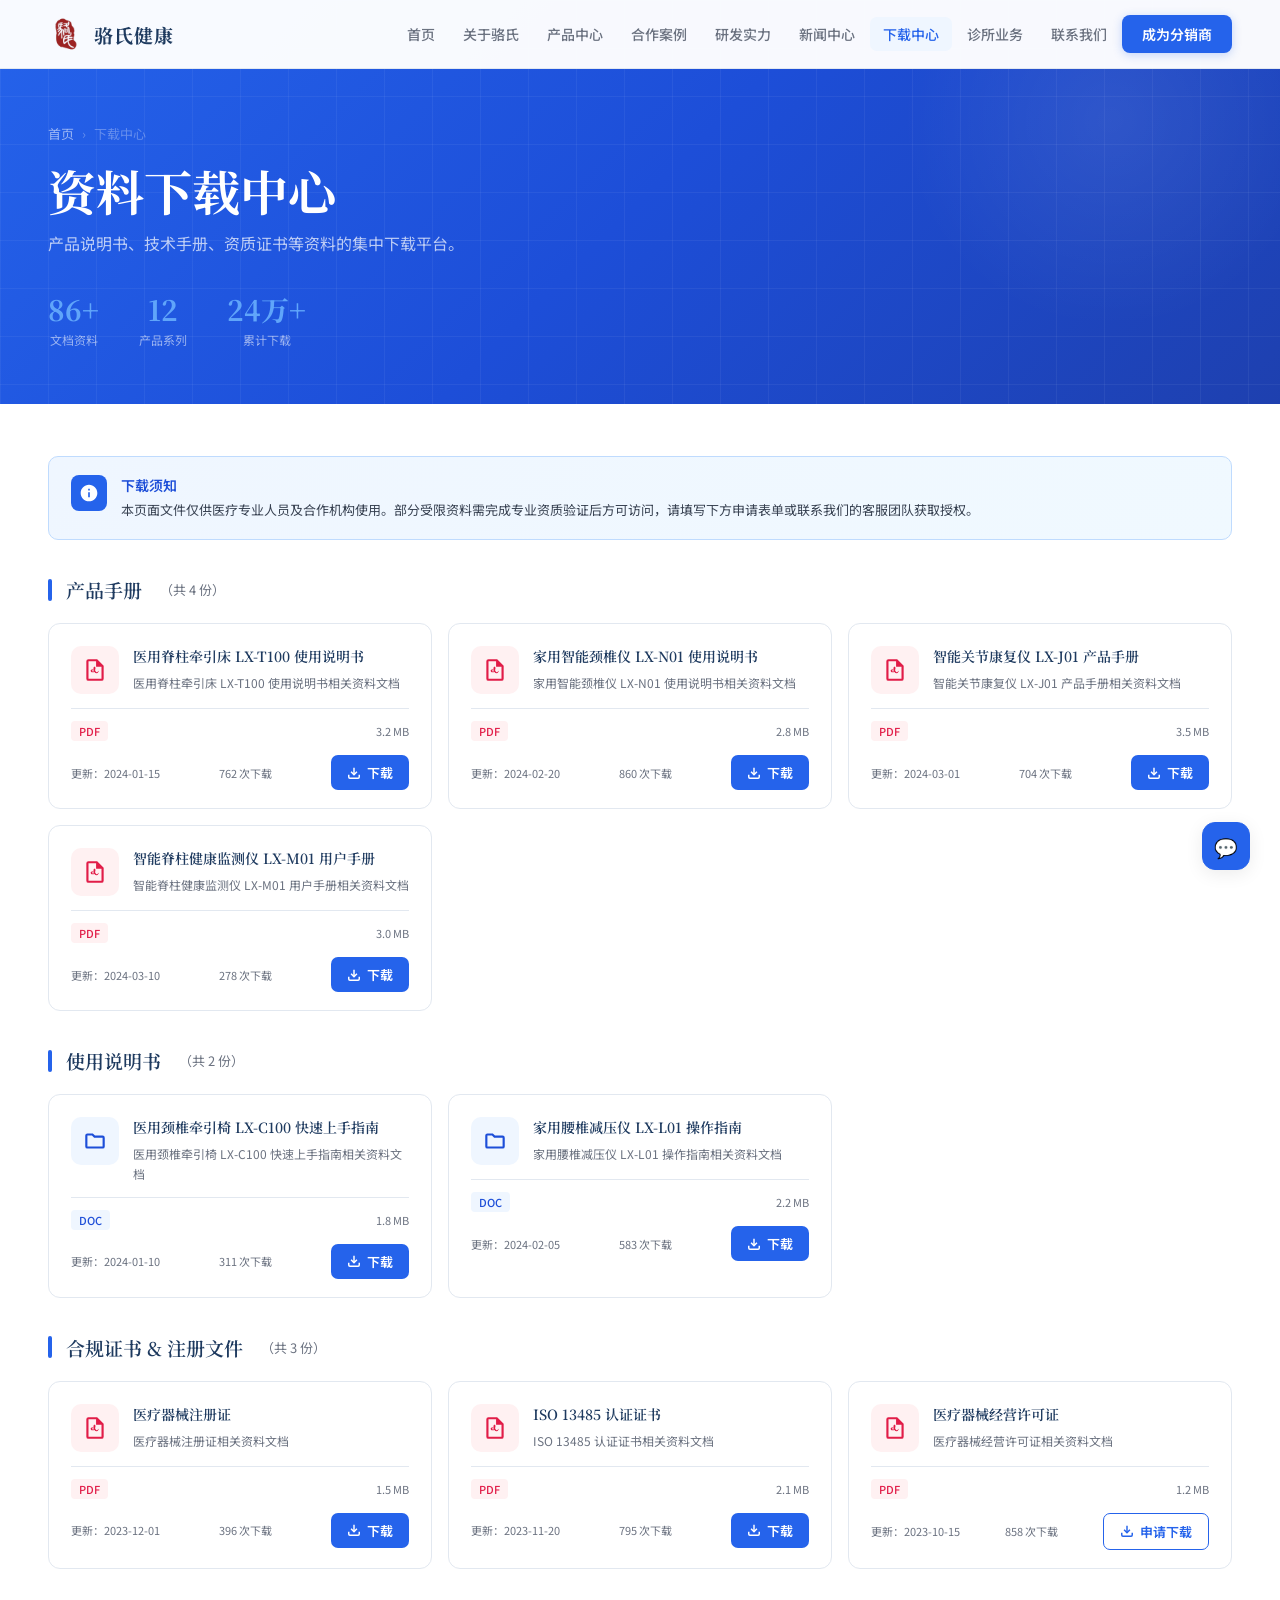
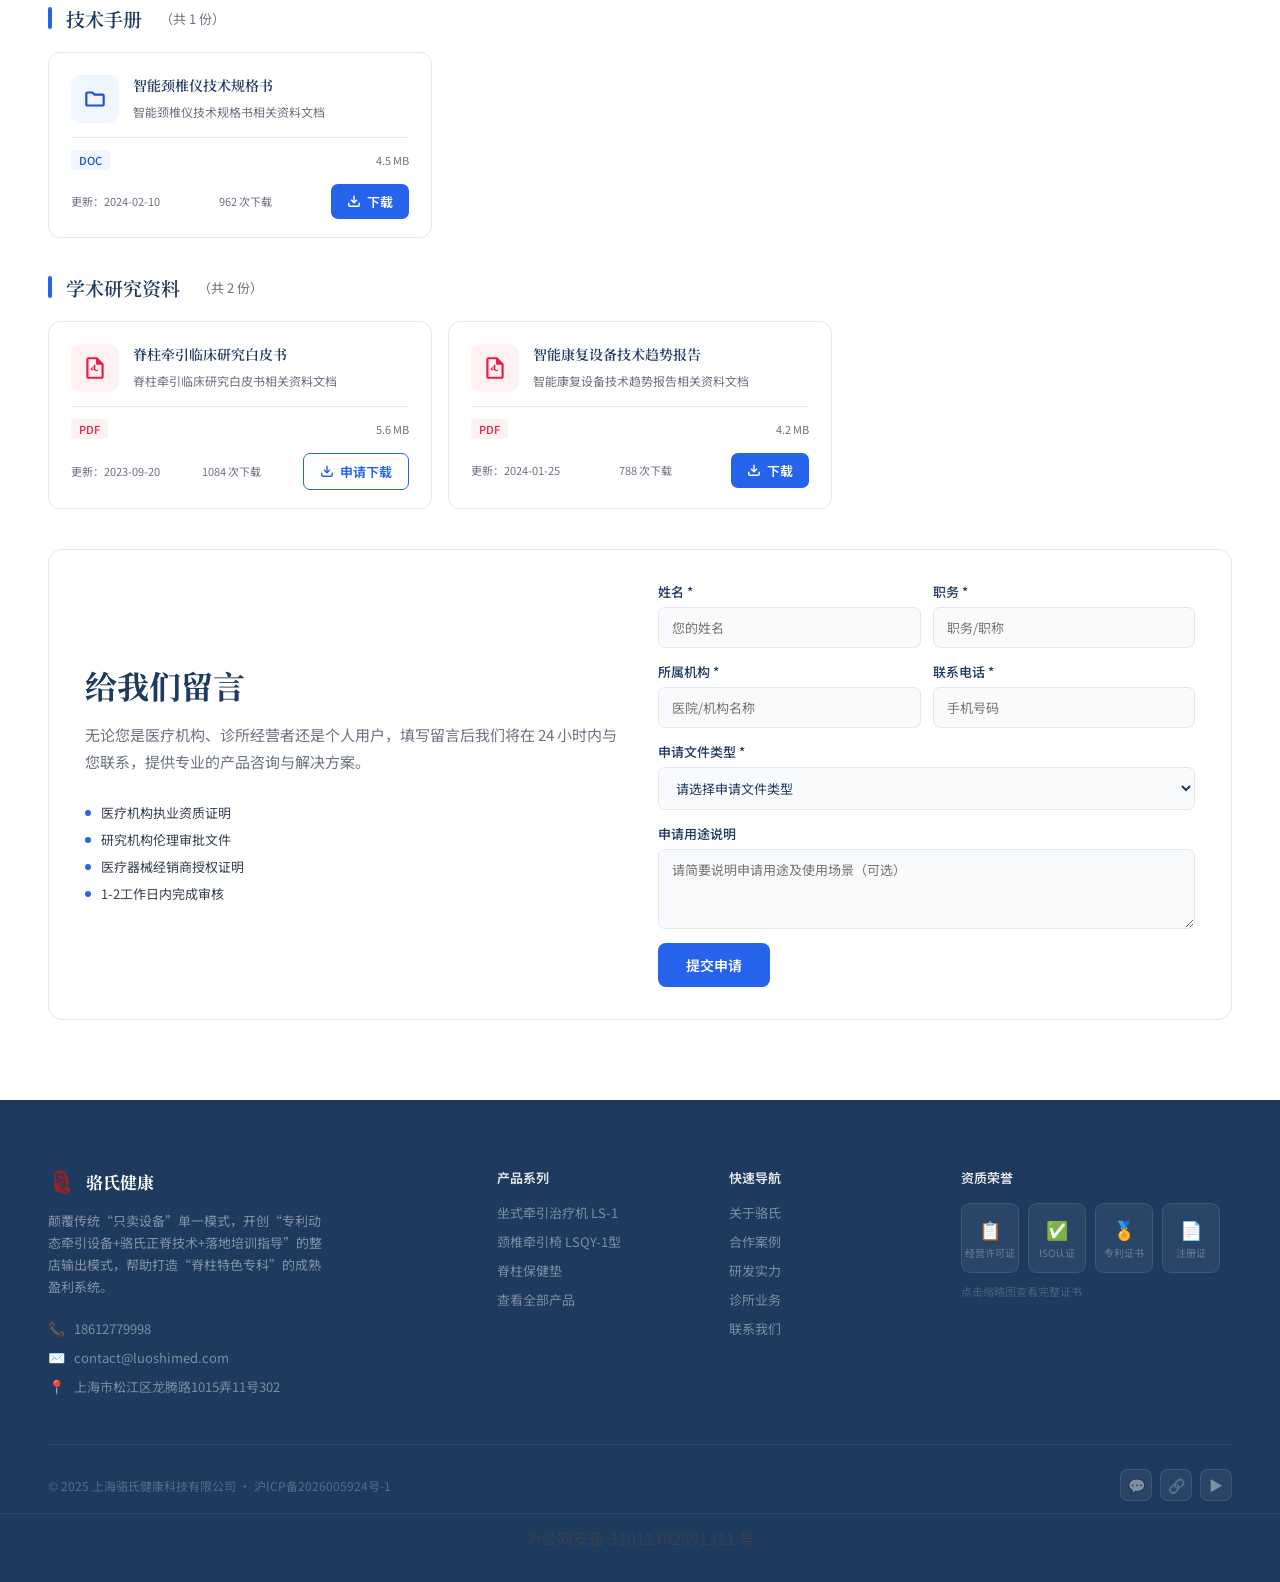
<file: downloads.html>
<!DOCTYPE html>
<html lang="zh-CN">
<head>
  <meta charset="UTF-8">
  <link rel="icon" href="images/logo.png" type="image/png">
  <meta name="viewport" content="width=device-width, initial-scale=1.0">
  <title>下载中心 - 骆氏健康</title>
  <link rel="preconnect" href="https://fonts.googleapis.com">
  <link href="https://fonts.googleapis.com/css2?family=Noto+Serif+SC:wght@400;500;600;700&family=Noto+Sans+SC:wght@300;400;500;600&display=swap" rel="stylesheet">
  <link rel="stylesheet" href="css/nav-dropdown.css">
  <script src="js/config-loader.js"></script>
  <style>
/* ============================================================
   骆氏健康官网 · 共享样式 v2.0
   色彩方案：白底 + 蓝色主色 + 深蓝文字（无大面积黑色）
============================================================ */

:root {
  --blue:        #2563EB;
  --blue-dark:   #1d4ed8;
  --blue-mid:    #3b82f6;
  --blue-light:  #60a5fa;
  --blue-pale:   #eff6ff;
  --blue-pale2:  #dbeafe;
  --green:       #10B981;
  --green-pale:  #f0fdf4;
  --green-mid:   #059669;
  --text-dark:   #1e3a5f;
  --text-body:   #374151;
  --text-muted:  #6b7280;
  --text-light:  #9ca3af;
  --border:      #e2e8f0;
  --border-blue: #bfdbfe;
  --bg-white:    #ffffff;
  --bg-light:    #f8fafc;
  --bg-blue:     #f0f7ff;
}

*, *::before, *::after { box-sizing: border-box; margin: 0; padding: 0; }
html { scroll-behavior: smooth; }
body {
  font-family: 'Noto Sans SC', 'PingFang SC', 'Microsoft YaHei', sans-serif;
  color: var(--text-body); background: var(--bg-white);
  overflow-x: hidden; -webkit-font-smoothing: antialiased;
}
img { display: block; max-width: 100%; }
a { text-decoration: none; }

/* ── Layout ── */
.wrap { max-width: 1280px; margin: 0 auto; padding: 0 48px; }

/* ── Typography helpers ── */
.sec-eyebrow {
  font-size: 11px; font-weight: 700;
  letter-spacing: 0.25em; text-transform: uppercase;
  color: var(--blue); margin-bottom: 10px;
}
.sec-title {
  font-family: 'Noto Serif SC', serif;
  font-size: 36px; font-weight: 700;
  color: var(--text-dark); line-height: 1.2; margin-bottom: 14px;
}
.sec-desc { font-size: 15px; color: var(--text-muted); line-height: 1.75; max-width: 520px; }

/* ── Buttons ── */
.btn-primary {
  display: inline-flex; align-items: center; gap: 8px;
  background: var(--blue); color: #fff;
  padding: 13px 30px; border-radius: 9px;
  font-size: 14px; font-weight: 600;
  box-shadow: 0 3px 16px rgba(37,99,235,0.28);
  transition: background 0.2s, transform 0.2s, box-shadow 0.2s;
}
.btn-primary:hover { background: var(--blue-dark); transform: translateY(-2px); box-shadow: 0 6px 24px rgba(37,99,235,0.38); }
.btn-outline {
  display: inline-flex; align-items: center; gap: 8px;
  border: 1.5px solid var(--blue); color: var(--blue);
  padding: 12px 30px; border-radius: 9px;
  font-size: 14px; font-weight: 500;
  transition: background 0.2s, color 0.2s;
}
.btn-outline:hover { background: var(--blue); color: #fff; }

/* ── Navigation ── */
#nav {
  position: fixed; top: 0; left: 0; right: 0; z-index: 500;
  background: rgba(255,255,255,0.97);
  border-bottom: 1px solid var(--border);
  transition: box-shadow 0.3s;
}
#nav.scrolled { box-shadow: 0 2px 24px rgba(37,99,235,0.08); }
.nav-wrap {
  max-width: 1280px; margin: 0 auto; padding: 0 48px;
  height: 68px; display: flex; align-items: center; justify-content: space-between;
}
.nav-logo { display: flex; align-items: center; gap: 10px; }
.nav-logo-mark {
  width: 36px; height: 36px;
  background: linear-gradient(135deg, var(--blue), var(--blue-dark));
  border-radius: 9px; display: flex; align-items: center; justify-content: center;
}
.nav-logo-mark svg { width: 18px; height: 18px; color: #fff; }
.nav-logo-name {
  font-family: 'Noto Serif SC', serif;
  font-size: 19px; font-weight: 700;
  color: var(--text-dark); letter-spacing: 0.05em;
}
.nav-links { display: flex; align-items: center; gap: 2px; }
.nav-links a {
  padding: 7px 13px; font-size: 14px; font-weight: 500;
  color: var(--text-muted); border-radius: 7px;
  transition: color 0.2s, background 0.2s;
}
.nav-links a:hover, .nav-links a.active { color: var(--blue); background: var(--blue-pale); }
.nav-cta {
  background: var(--blue) !important; color: #fff !important;
  padding: 9px 20px !important; border-radius: 8px !important;
  font-weight: 600 !important; font-size: 14px !important;
  box-shadow: 0 2px 10px rgba(37,99,235,0.25);
  transition: background 0.2s, transform 0.2s !important;
}
.nav-cta:hover { background: var(--blue-dark) !important; transform: translateY(-1px); }
.nav-cta.active { background: var(--blue-dark) !important; }

/* ── Page Banner (inner pages) ── */
.page-banner {
  padding: 68px 0 0;
  background: linear-gradient(135deg, var(--blue) 0%, var(--blue-dark) 50%, #1e40af 100%);
  position: relative; overflow: hidden;
}
.page-banner-grid {
  position: absolute; inset: 0;
  background-image:
    linear-gradient(rgba(255,255,255,0.05) 1px, transparent 1px),
    linear-gradient(90deg, rgba(255,255,255,0.05) 1px, transparent 1px);
  background-size: 48px 48px;
}
.page-banner-glow {
  position: absolute;
  width: 500px; height: 400px;
  background: radial-gradient(circle, rgba(255,255,255,0.08) 0%, transparent 65%);
  right: -80px; top: -80px;
}
.page-banner-inner {
  position: relative; z-index: 2;
  max-width: 1280px; margin: 0 auto; padding: 56px 48px 56px;
}
.page-breadcrumb {
  display: flex; align-items: center; gap: 8px;
  font-size: 13px; color: rgba(255,255,255,0.55);
  margin-bottom: 20px;
}
.page-breadcrumb a { color: rgba(255,255,255,0.55); transition: color 0.2s; }
.page-breadcrumb a:hover { color: rgba(255,255,255,0.9); }
.page-breadcrumb span { color: rgba(255,255,255,0.3); }
.page-banner-title {
  font-family: 'Noto Serif SC', serif;
  font-size: 48px; font-weight: 700; color: #fff; line-height: 1.15; margin-bottom: 12px;
}
.page-banner-sub { font-size: 16px; color: rgba(255,255,255,0.7); line-height: 1.7; max-width: 560px; }

/* ── Hero Stats ── */
.hero-stats { display: flex; gap: 40px; margin-top: 32px; }
.hero-stat { text-align: center; }
.hero-stat-num { font-family: 'Noto Serif SC', serif; font-size: 28px; font-weight: 700; color: var(--blue-light); }
.hero-stat-label { font-size: 12px; color: rgba(255,255,255,0.55); margin-top: 2px; }

/* ── Main Content ── */
.main-wrap { max-width: 1280px; margin: 0 auto; padding: 52px 48px 80px; }

/* ── Search + Filter ── */
.search-filter-bar { display: flex; gap: 16px; margin-bottom: 36px; align-items: center; flex-wrap: wrap; }
.search-filter-bar { display: none; }
.search-box { flex: 1; min-width: 240px; display: flex; align-items: center; gap: 0; background: white; border: 1.5px solid var(--border); border-radius: 8px; overflow: hidden; padding: 0 14px; height: 44px; transition: border-color 0.2s; }
.search-box:focus-within { border-color: var(--blue); box-shadow: 0 0 0 3px rgba(37,99,235,0.1); }
.search-box svg { width: 18px; height: 18px; color: var(--text-muted); flex-shrink: 0; }
.search-box input { flex: 1; padding: 0 10px; font-size: 14px; border: none; outline: none; font-family: 'Noto Sans SC', sans-serif; background: transparent; color: var(--text-dark); }
.filter-tabs { display: flex; gap: 8px; flex-wrap: wrap; }
.filter-tab { padding: 8px 18px; border: 1.5px solid var(--border); background: white; border-radius: 6px; font-size: 13px; color: var(--text-muted); cursor: pointer; transition: all 0.2s; font-family: 'Noto Sans SC', sans-serif; font-weight: 500; height: 44px; display: flex; align-items: center; }
.filter-tab:hover { border-color: var(--blue); color: var(--blue); background: var(--blue-pale); }
.filter-tab.active { background: var(--blue); border-color: var(--blue); color: white; }

/* ── Section Title ── */
.section-title { display: flex; align-items: center; gap: 14px; margin-bottom: 20px; margin-top: 36px; }
.section-title:first-of-type { margin-top: 0; }
.section-bar { width: 4px; height: 22px; background: var(--blue); border-radius: 2px; }
.section-title h2 { font-family: 'Noto Serif SC', serif; font-size: 19px; font-weight: 600; color: var(--text-dark); }
.section-title .section-count { font-size: 13px; color: var(--text-muted); margin-left: 4px; }

/* ── Download Grid ── */
.dl-grid { display: grid; grid-template-columns: repeat(3, 1fr); gap: 16px; margin-bottom: 12px; }

.dl-card {
  background: white;
  border: 1px solid var(--border);
  border-radius: 12px;
  padding: 22px 22px 18px;
  display: flex;
  flex-direction: column;
  gap: 14px;
  transition: box-shadow 0.25s, transform 0.25s, border-color 0.25s;
  cursor: default;
}
.dl-card:hover {
  box-shadow: 0 8px 28px rgba(37,99,235,0.11);
  transform: translateY(-2px);
  border-color: var(--border-blue);
}

.dl-card-top { display: flex; align-items: flex-start; gap: 14px; }
.dl-icon { width: 48px; height: 48px; border-radius: 10px; display: flex; align-items: center; justify-content: center; flex-shrink: 0; }
.dl-icon-pdf { background: #fff1f2; }
.dl-icon-word { background: var(--blue-pale); }
.dl-icon-video { background: var(--green-pale); }
.dl-icon-zip { background: #fffbeb; }
.dl-icon svg { width: 26px; height: 26px; }
.dl-info { flex: 1; }
.dl-name { font-family: 'Noto Serif SC', serif; font-size: 14px; font-weight: 600; color: var(--text-dark); line-height: 1.5; margin-bottom: 6px; }
.dl-desc { font-size: 12px; color: var(--text-muted); line-height: 1.6; display: -webkit-box; -webkit-line-clamp: 2; -webkit-box-orient: vertical; overflow: hidden; }

.dl-card-meta { display: flex; align-items: center; justify-content: space-between; padding-top: 12px; border-top: 1px solid var(--border); }
.dl-tags { display: flex; gap: 6px; flex-wrap: wrap; }
.dl-tag { font-size: 11px; padding: 2px 8px; border-radius: 4px; font-weight: 500; }
.dl-tag-pdf { background: #fff1f2; color: #e11d48; }
.dl-tag-word { background: var(--blue-pale); color: var(--blue-dark); }
.dl-tag-video { background: var(--green-pale); color: var(--green-mid); }
.dl-tag-zip { background: #fffbeb; color: #b45309; }
.dl-size { font-size: 11px; color: var(--text-muted); }

.dl-btn {
  display: flex;
  align-items: center;
  gap: 6px;
  background: var(--blue);
  color: white;
  border: none;
  border-radius: 7px;
  padding: 8px 16px;
  font-size: 13px;
  font-weight: 600;
  cursor: pointer;
  font-family: 'Noto Sans SC', sans-serif;
  text-decoration: none;
  transition: background 0.2s;
  white-space: nowrap;
}
.dl-btn:hover { background: var(--blue-dark); }
.dl-btn svg { width: 14px; height: 14px; }
.dl-btn-secondary { background: white; color: var(--blue); border: 1.5px solid var(--blue); }
.dl-btn-secondary:hover { background: var(--blue-pale); }

.dl-card-footer { display: flex; align-items: center; justify-content: space-between; }
.dl-date { font-size: 11px; color: var(--text-muted); }
.dl-downloads { font-size: 11px; color: var(--text-muted); display: flex; align-items: center; gap: 4px; }
.dl-downloads svg { width: 12px; height: 12px; }

/* ── Notice Box ── */
.notice-box { background: linear-gradient(135deg, var(--blue-pale), #f0f9ff); border: 1px solid var(--border-blue); border-radius: 10px; padding: 18px 22px; display: flex; align-items: flex-start; gap: 14px; margin-bottom: 36px; }
.notice-icon { width: 36px; height: 36px; background: var(--blue); border-radius: 8px; display: flex; align-items: center; justify-content: center; flex-shrink: 0; }
.notice-icon svg { width: 20px; height: 20px; fill: white; }
.notice-content h4 { font-size: 14px; font-weight: 600; color: var(--blue-dark); margin-bottom: 4px; }
.notice-content p { font-size: 13px; color: var(--text-body); line-height: 1.7; }

/* ── Apply Form ── */
.apply-section { background: white; border: 1px solid var(--border); border-radius: 14px; padding: 32px 36px; margin-top: 40px; display: grid; grid-template-columns: 1fr 1fr; gap: 36px; align-items: center; }
.apply-left h3 { font-family: 'Noto Serif SC', serif; font-size: 32px; font-weight: 700; color: var(--text-dark); margin-bottom: 16px; line-height: 1.25; }
.apply-left p { font-size: 15px; color: var(--text-muted); line-height: 1.8; margin-bottom: 28px; }
.apply-bullets { display: flex; flex-direction: column; gap: 8px; }
.apply-bullet { display: flex; align-items: center; gap: 10px; font-size: 13px; color: var(--text-body); }
.apply-bullet-dot { width: 6px; height: 6px; border-radius: 50%; background: var(--blue); flex-shrink: 0; }
.apply-form { display: flex; flex-direction: column; gap: 14px; }
.form-row { display: grid; grid-template-columns: 1fr 1fr; gap: 12px; }
.form-group { display: flex; flex-direction: column; gap: 6px; }
.form-group label { font-size: 13px; font-weight: 500; color: var(--text-dark); }
.form-group input, .form-group select, .form-group textarea { padding: 10px 13px; border: 1.5px solid var(--border); border-radius: 7px; font-size: 13px; font-family: 'Noto Sans SC', sans-serif; color: var(--text-dark); outline: none; transition: border-color 0.2s, box-shadow 0.2s; background: var(--bg-light); }
.form-group input:focus, .form-group select:focus, .form-group textarea:focus { border-color: var(--blue); box-shadow: 0 0 0 3px rgba(37,99,235,0.1); background: white; }
.form-group textarea { resize: vertical; min-height: 80px; }
.form-submit { background: var(--blue); color: white; border: none; border-radius: 8px; padding: 12px 28px; font-size: 14px; font-weight: 600; cursor: pointer; font-family: 'Noto Sans SC', sans-serif; transition: background 0.2s, transform 0.2s; align-self: flex-start; }
.form-submit:hover { background: var(--blue-dark); transform: translateY(-1px); }

/* ── Footer ── */
footer {
  background: #1e3a5f;
  padding: 68px 0 28px;
}
.footer-inner { max-width: 1280px; margin: 0 auto; padding: 0 48px; }
.footer-grid {
  display: grid; grid-template-columns: 2.2fr 1fr 1fr 1.5fr;
  gap: 52px; padding-bottom: 48px;
  border-bottom: 1px solid rgba(255,255,255,0.08);
}
.footer-logo-row { display: flex; align-items: center; gap: 10px; margin-bottom: 14px; }
.footer-logo-mark {
  width: 34px; height: 34px; background: rgba(255,255,255,0.15);
  border-radius: 9px; display: flex; align-items: center; justify-content: center;
}
.footer-logo-mark svg { width: 17px; height: 17px; color: #fff; }
.footer-logo-name { font-family: 'Noto Serif SC', serif; font-size: 17px; font-weight: 700; color: #fff; }
.footer-brand-desc { font-size: 13px; color: rgba(255,255,255,0.45); line-height: 1.7; max-width: 280px; margin-bottom: 20px; }
.footer-contact-list { display: flex; flex-direction: column; gap: 9px; }
.footer-contact-item { display: flex; align-items: center; gap: 9px; font-size: 13px; color: rgba(255,255,255,0.42); }
.footer-contact-item .ic { color: var(--blue-light); font-size: 14px; flex-shrink: 0; }
.footer-col-title { font-size: 13px; font-weight: 600; color: rgba(255,255,255,0.9); margin-bottom: 16px; }
.footer-col-links { display: flex; flex-direction: column; gap: 10px; }
.footer-col-links a { font-size: 13px; color: rgba(255,255,255,0.42); transition: color 0.2s; }
.footer-col-links a:hover { color: rgba(255,255,255,0.85); }
.footer-cert-grid { display: flex; gap: 9px; flex-wrap: wrap; }
.footer-cert-thumb {
  width: 58px; height: 70px;
  background: rgba(255,255,255,0.06); border: 1px solid rgba(255,255,255,0.1);
  border-radius: 9px; display: flex; flex-direction: column;
  align-items: center; justify-content: center; gap: 4px;
  cursor: pointer; transition: background 0.2s, border-color 0.2s; font-size: 18px;
}
.footer-cert-thumb span { font-size: 10px; color: rgba(255,255,255,0.3); text-align: center; line-height: 1.3; }
.footer-cert-thumb:hover { background: rgba(255,255,255,0.12); border-color: rgba(96,165,250,0.4); }
.footer-cert-hint { margin-top: 10px; font-size: 11px; color: rgba(255,255,255,0.2); }
.footer-bottom { display: flex; align-items: center; justify-content: space-between; padding-top: 24px; }
.footer-copyright { font-size: 12px; color: rgba(255,255,255,0.25); }
.footer-beian {
  text-align: center;
  padding: 12px 0 4px;
  border-top: 1px solid rgba(255,255,255,0.06);
  margin-top: 12px;
}
.footer-beian a {
  font-size: 11px;
  color: rgba(255,255,255,0.22);
  text-decoration: none;
  transition: color 0.2s;
  display: inline-flex;
  align-items: center;
  gap: 5px;
}
.footer-beian a::before {
  content: "";
  display: inline-block;
  width: 14px; height: 14px;
  background: url("data:image/svg+xml,%3Csvg xmlns='http://www.w3.org/2000/svg' viewBox='0 0 24 24' fill='none' stroke='rgba(255,255,255,0.3)' stroke-width='2'%3E%3Cpath d='M12 22s8-4 8-10V5l-8-3-8 3v7c0 6 8 10 8 10z'/%3E%3C/svg%3E") center/contain no-repeat;
  opacity: 0.5;
}
.footer-beian a:hover { color: rgba(255,255,255,0.5); }
.footer-socials { display: flex; gap: 8px; }
.footer-social-btn {
  width: 32px; height: 32px;
  background: rgba(255,255,255,0.05); border: 1px solid rgba(255,255,255,0.1);
  border-radius: 8px; display: flex; align-items: center; justify-content: center;
  color: rgba(255,255,255,0.4); font-size: 14px; cursor: pointer;
  transition: background 0.2s, border-color 0.2s, color 0.2s;
}
.footer-social-btn:hover { background: var(--blue); border-color: var(--blue); color: #fff; }

/* ── Float Bar ── */
#float-bar {
  position: fixed; bottom: 30px; right: 30px; z-index: 900;
  display: flex; flex-direction: column; align-items: flex-end; gap: 10px;
}
.float-qr-card {
  background: #fff; border-radius: 14px; padding: 14px; width: 150px;
  box-shadow: 0 8px 30px rgba(37,99,235,0.15); border: 1px solid var(--border-blue);
  text-align: center; display: none; animation: fadeUp 0.2s ease;
}
@keyframes fadeUp { from{opacity:0;transform:translateY(8px)} to{opacity:1;transform:translateY(0)} }
.float-qr-img {
  width: 112px; height: 112px; background: var(--bg-light); border-radius: 8px;
  margin: 0 auto 8px; display: flex; align-items: center; justify-content: center; font-size: 42px;
}
.float-qr-text { font-size: 12px; color: var(--text-muted); line-height: 1.5; }
.float-btn {
  width: 48px; height: 48px; background: #fff;
  border-radius: 13px; border: 1.5px solid var(--border);
  display: flex; align-items: center; justify-content: center;
  cursor: pointer; box-shadow: 0 4px 18px rgba(0,0,0,0.08);
  transition: transform 0.2s, box-shadow 0.2s; font-size: 19px;
}
.float-btn:hover { transform: translateY(-3px); box-shadow: 0 8px 24px rgba(37,99,235,0.15); }
.float-btn-service { background: var(--blue); border-color: var(--blue); }
.float-btn-top { display: none; }

/* ============================================================
   移动端响应式适配
   断点: 768px (平板以下), 480px (手机)
============================================================ */

/* ── 汉堡菜单按钮 ── */
.nav-hamburger {
  display: none;
  flex-direction: column;
  gap: 5px;
  cursor: pointer;
  padding: 6px;
  border-radius: 8px;
  transition: background 0.2s;
  background: none;
  border: none;
}
.nav-hamburger:hover { background: var(--blue-pale); }
.nav-hamburger span {
  display: block; width: 22px; height: 2px;
  background: var(--text-dark); border-radius: 2px;
  transition: transform 0.3s, opacity 0.3s;
}
.nav-hamburger.open span:nth-child(1) { transform: translateY(7px) rotate(45deg); }
.nav-hamburger.open span:nth-child(2) { opacity: 0; }
.nav-hamburger.open span:nth-child(3) { transform: translateY(-7px) rotate(-45deg); }

/* ── 移动端导航抽屉 ── */
@media (max-width: 768px) {
  .wrap { padding: 0 20px; }

  /* 导航 */
  .nav-wrap { padding: 0 20px; height: 60px; }
  .nav-hamburger { display: flex; }
  .nav-links {
    display: none !important;
    position: fixed;
    top: 60px; left: 0; right: 0;
    background: #fff;
    flex-direction: column;
    padding: 16px 20px 24px;
    border-bottom: 1px solid var(--border);
    box-shadow: 0 8px 32px rgba(37,99,235,0.10);
    z-index: 499;
    gap: 4px;
  }
  .nav-links.open { display: flex !important; }
  .nav-links a {
    padding: 11px 16px;
    font-size: 15px;
    border-radius: 10px;
    width: 100%;
  }
  .nav-cta {
    margin-top: 8px;
    text-align: center;
    padding: 13px 16px !important;
  }

  /* 内页 Banner */
  .page-banner { padding: 60px 0 0; }
  .page-banner-inner { padding: 32px 20px 36px; }
  .page-banner-title { font-size: 32px; }
  .page-banner-sub { font-size: 14px; }

  /* Main */
  .main-wrap { padding: 32px 20px 60px; }

  /* Hero Stats */
  .hero-stats { gap: 24px; }

  /* Section Title */
  .section-title { margin-top: 28px; }

  /* Download Grid */
  .dl-grid { grid-template-columns: 1fr; }

  /* Apply Section */
  .apply-section { grid-template-columns: 1fr; padding: 22px 20px; }
  .form-row { grid-template-columns: 1fr; }

  /* Footer */
  .footer-grid { grid-template-columns: 1fr 1fr; gap: 32px; }
  .footer-inner { padding: 0 20px; }
}

@media (max-width: 640px) {
  .footer-grid { grid-template-columns: 1fr; }
  .footer-bottom { flex-direction: column; gap: 12px; text-align: center; }
}

@media (max-width: 480px) {
  .search-filter-bar { flex-direction: column; align-items: stretch; }
  .search-box { width: 100%; }
  .filter-tabs { width: 100%; overflow-x: auto; flex-wrap: nowrap; }
}

@media (max-width: 1024px) {
  .dl-grid { grid-template-columns: repeat(2, 1fr); }
}

@media (max-width: 768px) {
  .dl-grid { grid-template-columns: 1fr; }
}
      .nav-logo-img { height: 36px; width: auto; display: block; }

      .footer-logo-img { height: 28px; width: auto; display: block; }

  </style>
  <meta http-equiv="Cache-Control" content="no-cache, no-store, must-revalidate">
  <meta http-equiv="Pragma" content="no-cache">
  <meta http-equiv="Expires" content="0">
</head>
<body>

<nav id="nav">
  <div class="nav-wrap">
    <a href="index.html" class="nav-logo">
      <img src="images/logo.png" alt="" class="nav-logo-img">
      <span class="nav-logo-name">骆氏健康</span>
    </a>
    <button class="nav-hamburger" id="nav-hamburger" aria-label="菜单" aria-expanded="false">
      <span></span><span></span><span></span>
    </button>
    <nav class="nav-links">
      <a href="index.html">首页</a>
      <a href="about.html">关于骆氏</a>
      <a href="products.html">产品中心</a>
      <a href="cases.html">合作案例</a>
      <a href="research.html">研发实力</a>
      <a href="news.html">新闻中心</a>
      <a href="downloads.html" class="active">下载中心</a>
      <a href="clinic.html">诊所业务</a>
      <a href="contact.html">联系我们</a>
      <a href="contact.html#contact-form" class="nav-cta">成为分销商</a>
    </nav>
  </div>
</nav>

<div class="page-banner">
  <div class="page-banner-grid"></div>
  <div class="page-banner-glow"></div>
  <div class="page-banner-inner">
    <div class="page-breadcrumb">
      <a href="index.html">首页</a>
      <span>›</span>
      <span>下载中心</span>
    </div>
    <h1 class="page-banner-title">下载中心</h1>
    <p class="page-banner-sub">获取骆氏医疗产品手册、使用说明、合规证书及学术研究资料，助力您的医疗实践。</p>
    <div class="hero-stats">
      <div class="hero-stat">
        <div class="hero-stat-num">86+</div>
        <div class="hero-stat-label">文档资料</div>
      </div>
      <div class="hero-stat">
        <div class="hero-stat-num">12</div>
        <div class="hero-stat-label">产品系列</div>
      </div>
      <div class="hero-stat">
        <div class="hero-stat-num">24万+</div>
        <div class="hero-stat-label">累计下载</div>
      </div>
    </div>
  </div>
</div>

<div class="main-wrap">

  <!-- Notice -->
  <div class="notice-box">
    <div class="notice-icon">
      <svg viewBox="0 0 24 24"><path d="M12 2C6.48 2 2 6.48 2 12s4.48 10 10 10 10-4.48 10-10S17.52 2 12 2zm1 15h-2v-6h2v6zm0-8h-2V7h2v2z"/></svg>
    </div>
    <div class="notice-content">
      <h4>下载须知</h4>
      <p>本页面文件仅供医疗专业人员及合作机构使用。部分受限资料需完成专业资质验证后方可访问，请填写下方申请表单或联系我们的客服团队获取授权。</p>
    </div>
  </div>

  <!-- Search + Filter -->
  <div class="search-filter-bar">
    <div class="search-box">
      <svg viewBox="0 0 24 24" fill="none" stroke="currentColor" stroke-width="2"><circle cx="11" cy="11" r="8"/><path d="m21 21-4.35-4.35"/></svg>
      <input type="text" placeholder="搜索文档名称、产品型号...">
    </div>
    <div class="filter-tabs">
      <button class="filter-tab active">全部</button>
      <button class="filter-tab">产品手册</button>
      <button class="filter-tab">使用说明书</button>
      <button class="filter-tab">合规证书</button>
      <button class="filter-tab">学术资料</button>
      <button class="filter-tab">软件驱动</button>
    </div>
  </div>

  <!-- Section 1: 产品手册 -->
  <div class="section-title">
    <div class="section-bar"></div>
    <h2>产品手册</h2>
    <span class="section-count">（共 12 份）</span>
  </div>
  <div class="dl-grid">

    <div class="dl-card">
      <div class="dl-card-top">
        <div class="dl-icon dl-icon-pdf">
          <svg viewBox="0 0 24 24" fill="#e11d48"><path d="M14,2H6A2,2 0 0,0 4,4V20A2,2 0 0,0 6,22H18A2,2 0 0,0 20,20V8L14,2M18,20H6V4H13V9H18V20M10.92,12.31C10.68,11.54 10.15,9.08 11.55,9.08C12.95,9.08 12.34,11.55 12.1,12.31C12.41,13.28 12.95,14 13.54,14C14.69,14 15,12.58 15,12.58C15.21,12.75 15.38,13 15.37,13.15C15.37,13.15 14.89,15 13.54,15C12.66,15 12,14.58 11.5,13.89C11.05,14.04 10.5,14.15 9.97,14.15C8.53,14.15 8,13.46 8,12.65C8,11.65 9.12,11.21 10.06,11.2L10.5,11.2C10.65,11.68 10.79,12.04 10.92,12.31M9.56,12.88C9.56,12.88 9.51,13.46 9.97,13.46C10.37,13.46 10.67,13.35 10.95,13.19C10.71,12.67 10.5,12.07 10.35,11.5L10.06,11.5C9.64,11.5 9.56,12.18 9.56,12.88Z"/></svg>
        </div>
        <div class="dl-info">
          <div class="dl-name">LT-3000系列智能物理治疗仪产品手册</div>
          <div class="dl-desc">包含产品规格参数、功能特性、适应症及禁忌症等完整技术说明，适用于医疗机构采购评估。</div>
        </div>
      </div>
      <div class="dl-card-meta">
        <div class="dl-tags"><span class="dl-tag dl-tag-pdf">PDF</span></div>
        <span class="dl-size">4.2 MB</span>
      </div>
      <div class="dl-card-footer">
        <span class="dl-date">更新：2025-11-10</span>
        <a href="downloads/product-manual.pdf" class="dl-btn" download>
          <svg viewBox="0 0 24 24" fill="none" stroke="currentColor" stroke-width="2.5"><path d="M21 15v4a2 2 0 0 1-2 2H5a2 2 0 0 1-2-2v-4"/><polyline points="7 10 12 15 17 10"/><line x1="12" y1="15" x2="12" y2="3"/></svg>
          下载
        </a>
      </div>
    </div>

    <div class="dl-card">
      <div class="dl-card-top">
        <div class="dl-icon dl-icon-pdf">
          <svg viewBox="0 0 24 24" fill="#e11d48"><path d="M14,2H6A2,2 0 0,0 4,4V20A2,2 0 0,0 6,22H18A2,2 0 0,0 20,20V8L14,2M18,20H6V4H13V9H18V20M10.92,12.31C10.68,11.54 10.15,9.08 11.55,9.08C12.95,9.08 12.34,11.55 12.1,12.31C12.41,13.28 12.95,14 13.54,14C14.69,14 15,12.58 15,12.58C15.21,12.75 15.38,13 15.37,13.15C15.37,13.15 14.89,15 13.54,15C12.66,15 12,14.58 11.5,13.89C11.05,14.04 10.5,14.15 9.97,14.15C8.53,14.15 8,13.46 8,12.65C8,11.65 9.12,11.21 10.06,11.2L10.5,11.2C10.65,11.68 10.79,12.04 10.92,12.31M9.56,12.88C9.56,12.88 9.51,13.46 9.97,13.46C10.37,13.46 10.67,13.35 10.95,13.19C10.71,12.67 10.5,12.07 10.35,11.5L10.06,11.5C9.64,11.5 9.56,12.18 9.56,12.88Z"/></svg>
        </div>
        <div class="dl-info">
          <div class="dl-name">LW-500超声波治疗仪产品手册</div>
          <div class="dl-desc">超声波物理治疗仪全系列产品介绍，涵盖技术参数、临床应用场景及配件选型指南。</div>
        </div>
      </div>
      <div class="dl-card-meta">
        <div class="dl-tags"><span class="dl-tag dl-tag-pdf">PDF</span></div>
        <span class="dl-size">3.8 MB</span>
      </div>
      <div class="dl-card-footer">
        <span class="dl-date">更新：2025-10-22</span>
        <a href="downloads/product-manual.pdf" class="dl-btn" download>
          <svg viewBox="0 0 24 24" fill="none" stroke="currentColor" stroke-width="2.5"><path d="M21 15v4a2 2 0 0 1-2 2H5a2 2 0 0 1-2-2v-4"/><polyline points="7 10 12 15 17 10"/><line x1="12" y1="15" x2="12" y2="3"/></svg>
          下载
        </a>
      </div>
    </div>

    <div class="dl-card">
      <div class="dl-card-top">
        <div class="dl-icon dl-icon-pdf">
          <svg viewBox="0 0 24 24" fill="#e11d48"><path d="M14,2H6A2,2 0 0,0 4,4V20A2,2 0 0,0 6,22H18A2,2 0 0,0 20,20V8L14,2M18,20H6V4H13V9H18V20M10.92,12.31C10.68,11.54 10.15,9.08 11.55,9.08C12.95,9.08 12.34,11.55 12.1,12.31C12.41,13.28 12.95,14 13.54,14C14.69,14 15,12.58 15,12.58C15.21,12.75 15.38,13 15.37,13.15C15.37,13.15 14.89,15 13.54,15C12.66,15 12,14.58 11.5,13.89C11.05,14.04 10.5,14.15 9.97,14.15C8.53,14.15 8,13.46 8,12.65C8,11.65 9.12,11.21 10.06,11.2L10.5,11.2C10.65,11.68 10.79,12.04 10.92,12.31M9.56,12.88C9.56,12.88 9.51,13.46 9.97,13.46C10.37,13.46 10.67,13.35 10.95,13.19C10.71,12.67 10.5,12.07 10.35,11.5L10.06,11.5C9.64,11.5 9.56,12.18 9.56,12.88Z"/></svg>
        </div>
        <div class="dl-info">
          <div class="dl-name">骆氏医疗2026年度全品类产品目录</div>
          <div class="dl-desc">年度完整产品目录，包含所有在售产品型号、价格区间及服务支持方案，供采购参考。</div>
        </div>
      </div>
      <div class="dl-card-meta">
        <div class="dl-tags"><span class="dl-tag dl-tag-pdf">PDF</span></div>
        <span class="dl-size">8.6 MB</span>
      </div>
      <div class="dl-card-footer">
        <span class="dl-date">更新：2025-12-01</span>
        <a href="downloads/product-manual.pdf" class="dl-btn" download>
          <svg viewBox="0 0 24 24" fill="none" stroke="currentColor" stroke-width="2.5"><path d="M21 15v4a2 2 0 0 1-2 2H5a2 2 0 0 1-2-2v-4"/><polyline points="7 10 12 15 17 10"/><line x1="12" y1="15" x2="12" y2="3"/></svg>
          下载
        </a>
      </div>
    </div>

  </div>

  <!-- Section 2: 使用说明书 -->
  <div class="section-title">
    <div class="section-bar"></div>
    <h2>使用说明书</h2>
    <span class="section-count">（共 18 份）</span>
  </div>
  <div class="dl-grid">

    <div class="dl-card">
      <div class="dl-card-top">
        <div class="dl-icon dl-icon-word">
          <svg viewBox="0 0 24 24" fill="#1d4ed8"><path d="M21,17A2,2 0 0,1 19,19H5A2,2 0 0,1 3,17V7A2,2 0 0,1 5,5H10L12,7H19A2,2 0 0,1 21,9V17M5,7V17H19V9H11.17L9.17,7H5Z"/></svg>
        </div>
        <div class="dl-info">
          <div class="dl-name">LT-3000智能治疗仪操作说明书（第三版）</div>
          <div class="dl-desc">详细操作流程、参数设置、日常维护及故障排除指南，配图丰富，适合临床操作人员参考。</div>
        </div>
      </div>
      <div class="dl-card-meta">
        <div class="dl-tags"><span class="dl-tag dl-tag-word">DOC</span></div>
        <span class="dl-size">12.4 MB</span>
      </div>
      <div class="dl-card-footer">
        <span class="dl-date">更新：2025-12-05</span>
        <a href="downloads/product-manual.pdf" class="dl-btn" download>
          <svg viewBox="0 0 24 24" fill="none" stroke="currentColor" stroke-width="2.5"><path d="M21 15v4a2 2 0 0 1-2 2H5a2 2 0 0 1-2-2v-4"/><polyline points="7 10 12 15 17 10"/><line x1="12" y1="15" x2="12" y2="3"/></svg>
          下载
        </a>
      </div>
    </div>

    <div class="dl-card">
      <div class="dl-card-top">
        <div class="dl-icon dl-icon-pdf">
          <svg viewBox="0 0 24 24" fill="#e11d48"><path d="M14,2H6A2,2 0 0,0 4,4V20A2,2 0 0,0 6,22H18A2,2 0 0,0 20,20V8L14,2M18,20H6V4H13V9H18V20M10.92,12.31C10.68,11.54 10.15,9.08 11.55,9.08C12.95,9.08 12.34,11.55 12.1,12.31C12.41,13.28 12.95,14 13.54,14C14.69,14 15,12.58 15,12.58C15.21,12.75 15.38,13 15.37,13.15C15.37,13.15 14.89,15 13.54,15C12.66,15 12,14.58 11.5,13.89C11.05,14.04 10.5,14.15 9.97,14.15C8.53,14.15 8,13.46 8,12.65C8,11.65 9.12,11.21 10.06,11.2L10.5,11.2C10.65,11.68 10.79,12.04 10.92,12.31M9.56,12.88C9.56,12.88 9.51,13.46 9.97,13.46C10.37,13.46 10.67,13.35 10.95,13.19C10.71,12.67 10.5,12.07 10.35,11.5L10.06,11.5C9.64,11.5 9.56,12.18 9.56,12.88Z"/></svg>
        </div>
        <div class="dl-info">
          <div class="dl-name">LW-500超声波治疗仪快速入门指南</div>
          <div class="dl-desc">简明操作流程卡，帮助医疗团队快速上手核心操作，适合张贴于操作区域或培训使用。</div>
        </div>
      </div>
      <div class="dl-card-meta">
        <div class="dl-tags"><span class="dl-tag dl-tag-pdf">PDF</span></div>
        <span class="dl-size">1.8 MB</span>
      </div>
      <div class="dl-card-footer">
        <span class="dl-date">更新：2025-10-15</span>
        <a href="downloads/product-manual.pdf" class="dl-btn" download>
          <svg viewBox="0 0 24 24" fill="none" stroke="currentColor" stroke-width="2.5"><path d="M21 15v4a2 2 0 0 1-2 2H5a2 2 0 0 1-2-2v-4"/><polyline points="7 10 12 15 17 10"/><line x1="12" y1="15" x2="12" y2="3"/></svg>
          下载
        </a>
      </div>
    </div>

    <div class="dl-card">
      <div class="dl-card-top">
        <div class="dl-icon dl-icon-video">
          <svg viewBox="0 0 24 24" fill="#15803d"><path d="M17,10.5V7A1,1 0 0,0 16,6H4A1,1 0 0,0 3,7V17A1,1 0 0,0 4,18H16A1,1 0 0,0 17,17V13.5L21,17.5V6.5L17,10.5Z"/></svg>
        </div>
        <div class="dl-info">
          <div class="dl-name">LT-3000系列操作培训视频教程</div>
          <div class="dl-desc">专业录制的培训视频，涵盖开机设置、常见治疗方案配置及日常消毒维护全流程演示。</div>
        </div>
      </div>
      <div class="dl-card-meta">
        <div class="dl-tags"><span class="dl-tag dl-tag-video">视频</span></div>
        <span class="dl-size">486 MB</span>
      </div>
      <div class="dl-card-footer">
        <span class="dl-date">更新：2025-11-28</span>
        <a href="downloads/product-manual.pdf" class="dl-btn" download>
          <svg viewBox="0 0 24 24" fill="none" stroke="currentColor" stroke-width="2.5"><path d="M21 15v4a2 2 0 0 1-2 2H5a2 2 0 0 1-2-2v-4"/><polyline points="7 10 12 15 17 10"/><line x1="12" y1="15" x2="12" y2="3"/></svg>
          下载
        </a>
      </div>
    </div>

  </div>

  <!-- Section 3: 合规证书 -->
  <div class="section-title">
    <div class="section-bar"></div>
    <h2>合规证书 &amp; 注册文件</h2>
    <span class="section-count">（共 9 份）</span>
  </div>
  <div class="dl-grid">

    <div class="dl-card">
      <div class="dl-card-top">
        <div class="dl-icon dl-icon-pdf">
          <svg viewBox="0 0 24 24" fill="#e11d48"><path d="M14,2H6A2,2 0 0,0 4,4V20A2,2 0 0,0 6,22H18A2,2 0 0,0 20,20V8L14,2M18,20H6V4H13V9H18V20M10.92,12.31C10.68,11.54 10.15,9.08 11.55,9.08C12.95,9.08 12.34,11.55 12.1,12.31C12.41,13.28 12.95,14 13.54,14C14.69,14 15,12.58 15,12.58C15.21,12.75 15.38,13 15.37,13.15C15.37,13.15 14.89,15 13.54,15C12.66,15 12,14.58 11.5,13.89C11.05,14.04 10.5,14.15 9.97,14.15C8.53,14.15 8,13.46 8,12.65C8,11.65 9.12,11.21 10.06,11.2L10.5,11.2C10.65,11.68 10.79,12.04 10.92,12.31M9.56,12.88C9.56,12.88 9.51,13.46 9.97,13.46C10.37,13.46 10.67,13.35 10.95,13.19C10.71,12.67 10.5,12.07 10.35,11.5L10.06,11.5C9.64,11.5 9.56,12.18 9.56,12.88Z"/></svg>
        </div>
        <div class="dl-info">
          <div class="dl-name">国家医疗器械注册证（LT系列）</div>
          <div class="dl-desc">LT系列产品经国家药品监督管理局审核批准的医疗器械注册证书，有效期至2027年。</div>
        </div>
      </div>
      <div class="dl-card-meta">
        <div class="dl-tags"><span class="dl-tag dl-tag-pdf">PDF</span></div>
        <span class="dl-size">0.8 MB</span>
      </div>
      <div class="dl-card-footer">
        <span class="dl-date">更新：2024-06-18</span>
        <a href="downloads/product-manual.pdf" class="dl-btn dl-btn-secondary" download>
          <svg viewBox="0 0 24 24" fill="none" stroke="currentColor" stroke-width="2.5"><path d="M21 15v4a2 2 0 0 1-2 2H5a2 2 0 0 1-2-2v-4"/><polyline points="7 10 12 15 17 10"/><line x1="12" y1="15" x2="12" y2="3"/></svg>
          申请下载
        </a>
      </div>
    </div>

    <div class="dl-card">
      <div class="dl-card-top">
        <div class="dl-icon dl-icon-pdf">
          <svg viewBox="0 0 24 24" fill="#e11d48"><path d="M14,2H6A2,2 0 0,0 4,4V20A2,2 0 0,0 6,22H18A2,2 0 0,0 20,20V8L14,2M18,20H6V4H13V9H18V20M10.92,12.31C10.68,11.54 10.15,9.08 11.55,9.08C12.95,9.08 12.34,11.55 12.1,12.31C12.41,13.28 12.95,14 13.54,14C14.69,14 15,12.58 15,12.58C15.21,12.75 15.38,13 15.37,13.15C15.37,13.15 14.89,15 13.54,15C12.66,15 12,14.58 11.5,13.89C11.05,14.04 10.5,14.15 9.97,14.15C8.53,14.15 8,13.46 8,12.65C8,11.65 9.12,11.21 10.06,11.2L10.5,11.2C10.65,11.68 10.79,12.04 10.92,12.31M9.56,12.88C9.56,12.88 9.51,13.46 9.97,13.46C10.37,13.46 10.67,13.35 10.95,13.19C10.71,12.67 10.5,12.07 10.35,11.5L10.06,11.5C9.64,11.5 9.56,12.18 9.56,12.88Z"/></svg>
        </div>
        <div class="dl-info">
          <div class="dl-name">ISO 13485医疗器械质量管理体系认证证书</div>
          <div class="dl-desc">骆氏医疗ISO 13485质量管理体系认证，证明我司产品研发、生产全流程符合国际质量标准。</div>
        </div>
      </div>
      <div class="dl-card-meta">
        <div class="dl-tags"><span class="dl-tag dl-tag-pdf">PDF</span></div>
        <span class="dl-size">1.2 MB</span>
      </div>
      <div class="dl-card-footer">
        <span class="dl-date">更新：2025-03-10</span>
        <a href="downloads/product-manual.pdf" class="dl-btn dl-btn-secondary" download>
          <svg viewBox="0 0 24 24" fill="none" stroke="currentColor" stroke-width="2.5"><path d="M21 15v4a2 2 0 0 1-2 2H5a2 2 0 0 1-2-2v-4"/><polyline points="7 10 12 15 17 10"/><line x1="12" y1="15" x2="12" y2="3"/></svg>
          申请下载
        </a>
      </div>
    </div>

    <div class="dl-card">
      <div class="dl-card-top">
        <div class="dl-icon dl-icon-pdf">
          <svg viewBox="0 0 24 24" fill="#e11d48"><path d="M14,2H6A2,2 0 0,0 4,4V20A2,2 0 0,0 6,22H18A2,2 0 0,0 20,20V8L14,2M18,20H6V4H13V9H18V20M10.92,12.31C10.68,11.54 10.15,9.08 11.55,9.08C12.95,9.08 12.34,11.55 12.1,12.31C12.41,13.28 12.95,14 13.54,14C14.69,14 15,12.58 15,12.58C15.21,12.75 15.38,13 15.37,13.15C15.37,13.15 14.89,15 13.54,15C12.66,15 12,14.58 11.5,13.89C11.05,14.04 10.5,14.15 9.97,14.15C8.53,14.15 8,13.46 8,12.65C8,11.65 9.12,11.21 10.06,11.2L10.5,11.2C10.65,11.68 10.79,12.04 10.92,12.31M9.56,12.88C9.56,12.88 9.51,13.46 9.97,13.46C10.37,13.46 10.67,13.35 10.95,13.19C10.71,12.67 10.5,12.07 10.35,11.5L10.06,11.5C9.64,11.5 9.56,12.18 9.56,12.88Z"/></svg>
        </div>
        <div class="dl-info">
          <div class="dl-name">CE认证证书（欧盟合规）</div>
          <div class="dl-desc">LT及LW产品系列CE认证，证明产品符合欧盟医疗器械法规（MDR 2017/745）相关要求。</div>
        </div>
      </div>
      <div class="dl-card-meta">
        <div class="dl-tags"><span class="dl-tag dl-tag-pdf">PDF</span></div>
        <span class="dl-size">1.6 MB</span>
      </div>
      <div class="dl-card-footer">
        <span class="dl-date">更新：2025-01-20</span>
        <a href="downloads/product-manual.pdf" class="dl-btn dl-btn-secondary" download>
          <svg viewBox="0 0 24 24" fill="none" stroke="currentColor" stroke-width="2.5"><path d="M21 15v4a2 2 0 0 1-2 2H5a2 2 0 0 1-2-2v-4"/><polyline points="7 10 12 15 17 10"/><line x1="12" y1="15" x2="12" y2="3"/></svg>
          申请下载
        </a>
      </div>
    </div>

  </div>

  <!-- Section 4: 学术资料 -->
  <div class="section-title">
    <div class="section-bar"></div>
    <h2>学术研究资料</h2>
    <span class="section-count">（共 24 份）</span>
  </div>
  <div class="dl-grid">

    <div class="dl-card">
      <div class="dl-card-top">
        <div class="dl-icon dl-icon-pdf">
          <svg viewBox="0 0 24 24" fill="#e11d48"><path d="M14,2H6A2,2 0 0,0 4,4V20A2,2 0 0,0 6,22H18A2,2 0 0,0 20,20V8L14,2M18,20H6V4H13V9H18V20M10.92,12.31C10.68,11.54 10.15,9.08 11.55,9.08C12.95,9.08 12.34,11.55 12.1,12.31C12.41,13.28 12.95,14 13.54,14C14.69,14 15,12.58 15,12.58C15.21,12.75 15.38,13 15.37,13.15C15.37,13.15 14.89,15 13.54,15C12.66,15 12,14.58 11.5,13.89C11.05,14.04 10.5,14.15 9.97,14.15C8.53,14.15 8,13.46 8,12.65C8,11.65 9.12,11.21 10.06,11.2L10.5,11.2C10.65,11.68 10.79,12.04 10.92,12.31M9.56,12.88C9.56,12.88 9.51,13.46 9.97,13.46C10.37,13.46 10.67,13.35 10.95,13.19C10.71,12.67 10.5,12.07 10.35,11.5L10.06,11.5C9.64,11.5 9.56,12.18 9.56,12.88Z"/></svg>
        </div>
        <div class="dl-info">
          <div class="dl-name">低频电刺激与脑卒中康复：系统综述（2025）</div>
          <div class="dl-desc">骆氏研究团队联合北京协和医院发表的系统综述，纳入32项随机对照试验，样本量3,840例。</div>
        </div>
      </div>
      <div class="dl-card-meta">
        <div class="dl-tags"><span class="dl-tag dl-tag-pdf">PDF</span></div>
        <span class="dl-size">2.1 MB</span>
      </div>
      <div class="dl-card-footer">
        <span class="dl-date">发布：2025-09-15</span>
        <a href="downloads/product-manual.pdf" class="dl-btn" download>
          <svg viewBox="0 0 24 24" fill="none" stroke="currentColor" stroke-width="2.5"><path d="M21 15v4a2 2 0 0 1-2 2H5a2 2 0 0 1-2-2v-4"/><polyline points="7 10 12 15 17 10"/><line x1="12" y1="15" x2="12" y2="3"/></svg>
          下载
        </a>
      </div>
    </div>

    <div class="dl-card">
      <div class="dl-card-top">
        <div class="dl-icon dl-icon-zip">
          <svg viewBox="0 0 24 24" fill="#b45309"><path d="M14,17H12V15H10V13H12V11H10V9H12V7H10V5H12V3H6V21H18V9H14V17M16,8V3.5L20.5,8H16Z"/></svg>
        </div>
        <div class="dl-info">
          <div class="dl-name">骆氏物理治疗临床案例数据包（2024-2025）</div>
          <div class="dl-desc">包含500+去识别化临床案例数据集及分析报告，支持研究机构开展循证医学研究使用。</div>
        </div>
      </div>
      <div class="dl-card-meta">
        <div class="dl-tags"><span class="dl-tag dl-tag-zip">数据包</span></div>
        <span class="dl-size">128 MB</span>
      </div>
      <div class="dl-card-footer">
        <span class="dl-date">发布：2025-08-30</span>
        <a href="downloads/product-manual.pdf" class="dl-btn dl-btn-secondary" download>
          <svg viewBox="0 0 24 24" fill="none" stroke="currentColor" stroke-width="2.5"><path d="M21 15v4a2 2 0 0 1-2 2H5a2 2 0 0 1-2-2v-4"/><polyline points="7 10 12 15 17 10"/><line x1="12" y1="15" x2="12" y2="3"/></svg>
          申请下载
        </a>
      </div>
    </div>

    <div class="dl-card">
      <div class="dl-card-top">
        <div class="dl-icon dl-icon-pdf">
          <svg viewBox="0 0 24 24" fill="#e11d48"><path d="M14,2H6A2,2 0 0,0 4,4V20A2,2 0 0,0 6,22H18A2,2 0 0,0 20,20V8L14,2M18,20H6V4H13V9H18V20M10.92,12.31C10.68,11.54 10.15,9.08 11.55,9.08C12.95,9.08 12.34,11.55 12.1,12.31C12.41,13.28 12.95,14 13.54,14C14.69,14 15,12.58 15,12.58C15.21,12.75 15.38,13 15.37,13.15C15.37,13.15 14.89,15 13.54,15C12.66,15 12,14.58 11.5,13.89C11.05,14.04 10.5,14.15 9.97,14.15C8.53,14.15 8,13.46 8,12.65C8,11.65 9.12,11.21 10.06,11.2L10.5,11.2C10.65,11.68 10.79,12.04 10.92,12.31M9.56,12.88C9.56,12.88 9.51,13.46 9.97,13.46C10.37,13.46 10.67,13.35 10.95,13.19C10.71,12.67 10.5,12.07 10.35,11.5L10.06,11.5C9.64,11.5 9.56,12.18 9.56,12.88Z"/></svg>
        </div>
        <div class="dl-info">
          <div class="dl-name">物理治疗适应症与禁忌症临床指导手册</div>
          <div class="dl-desc">由骆氏医疗首席医学顾问团队编写，系统梳理各类物理治疗技术的适应证、禁忌证及注意事项。</div>
        </div>
      </div>
      <div class="dl-card-meta">
        <div class="dl-tags"><span class="dl-tag dl-tag-pdf">PDF</span></div>
        <span class="dl-size">3.4 MB</span>
      </div>
      <div class="dl-card-footer">
        <span class="dl-date">发布：2025-07-12</span>
        <a href="downloads/product-manual.pdf" class="dl-btn" download>
          <svg viewBox="0 0 24 24" fill="none" stroke="currentColor" stroke-width="2.5"><path d="M21 15v4a2 2 0 0 1-2 2H5a2 2 0 0 1-2-2v-4"/><polyline points="7 10 12 15 17 10"/><line x1="12" y1="15" x2="12" y2="3"/></svg>
          下载
        </a>
      </div>
    </div>

  </div>

  <!-- Apply Section -->
  <div class="apply-section">
    <div class="apply-left">
      <h3>给我们留言</h3>
      <p>无论您是医疗机构、诊所经营者还是个人用户，填写留言后我们将在 24 小时内与您联系，提供专业的产品咨询与解决方案。</p>
      <div class="apply-bullets">
        <div class="apply-bullet"><div class="apply-bullet-dot"></div><span>医疗机构执业资质证明</span></div>
        <div class="apply-bullet"><div class="apply-bullet-dot"></div><span>研究机构伦理审批文件</span></div>
        <div class="apply-bullet"><div class="apply-bullet-dot"></div><span>医疗器械经销商授权证明</span></div>
        <div class="apply-bullet"><div class="apply-bullet-dot"></div><span>1-2工作日内完成审核</span></div>
      </div>
    </div>
    <div class="apply-form">
      <div class="form-row">
        <div class="form-group">
          <label>姓名 *</label>
          <input type="text" placeholder="您的姓名">
        </div>
        <div class="form-group">
          <label>职务 *</label>
          <input type="text" placeholder="职务/职称">
        </div>
      </div>
      <div class="form-row">
        <div class="form-group">
          <label>所属机构 *</label>
          <input type="text" placeholder="医院/机构名称">
        </div>
        <div class="form-group">
          <label>联系电话 *</label>
          <input type="tel" placeholder="手机号码">
        </div>
      </div>
      <div class="form-group">
        <label>申请文件类型 *</label>
        <select>
          <option value="">请选择申请文件类型</option>
          <option>医疗器械注册证</option>
          <option>质量体系认证证书</option>
          <option>临床研究数据集</option>
          <option>CE/FDA认证文件</option>
          <option>其他受限资料</option>
        </select>
      </div>
      <div class="form-group">
        <label>申请用途说明</label>
        <textarea placeholder="请简要说明申请用途及使用场景（可选）"></textarea>
      </div>
      <button class="form-submit">提交申请</button>
    </div>
  </div>

</div>

<footer>
  <div class="footer-inner">
    <div class="footer-grid">
      <div>
        <div class="footer-logo-row">
          <img src="images/logo.png" alt="" class="footer-logo-img">
          <span class="footer-logo-name">骆氏健康</span>
        </div>
        <p class="footer-brand-desc">上海骆氏健康科技有限公司，致力于将百年骆氏正脊技法与现代智能医疗技术深度融合，为更多人提供专业可信赖的脊柱健康解决方案。</p>
        <div class="footer-contact-list">
          <div class="footer-contact-item"><span class="ic">📞</span><span>400-XXX-XXXX</span></div>
          <div class="footer-contact-item"><span class="ic">✉️</span><span>contact@luoshi.health</span></div>
          <div class="footer-contact-item"><span class="ic">📍</span><span>上海市 XX 区 XX 路 XXX 号</span></div>
        </div>
      </div>
      <div>
        <p class="footer-col-title">产品系列</p>
        <div class="footer-col-links">
          <a href="product-detail.html?id=1">坐式牵引治疗机 LS-1</a>
          <a href="product-detail.html?id=2">颈椎牵引椅 LSQY-1型</a>
          <a href="product-detail.html?id=3">脊柱保健垫</a>
          <a href="products.html">查看全部产品</a>
        </div>
      </div>
      <div>
        <p class="footer-col-title">快速导航</p>
        <div class="footer-col-links">
          <a href="about.html">关于骆氏</a>
          <a href="cases.html">合作案例</a>
          <a href="research.html">研发实力</a>
          <a href="clinic.html">诊所业务</a>
          <a href="contact.html">联系我们</a>
        </div>
      </div>
      <div>
        <p class="footer-col-title">资质荣誉</p>
        <div class="footer-cert-grid">
          <div class="footer-cert-thumb">📋<span>经营许可证</span></div>
          <div class="footer-cert-thumb">✅<span>ISO认证</span></div>
          <div class="footer-cert-thumb">🏅<span>专利证书</span></div>
          <div class="footer-cert-thumb">📄<span>注册证</span></div>
        </div>
        <p class="footer-cert-hint">点击缩略图查看完整证书</p>
      </div>
    </div>
    <div class="footer-bottom">
      <p class="footer-copyright">© 2025 上海骆氏健康科技有限公司 · 沪ICP备2026005924号-1</p>
      <div class="footer-socials">
        <a class="footer-social-btn" href="#" title="微信">💬</a>
        <a class="footer-social-btn" href="#" title="微博">🔗</a>
        <a class="footer-social-btn" href="#" title="抖音">▶</a>
      </div>
    </div>
  </div>
  <div class="footer-beian">
    <a href="https://www.beian.gov.cn/portal/registerSystemInfo?recordcode=31011702891311" rel="noreferrer" target="_blank">沪公网安备 31011702891311 号</a>
  </div>
</footer>

<div id="float-bar">
  <div class="float-qr-card" id="qr-card">
    <div class="float-qr-img"><img src="images/qr-wechat.jpg" alt="客服微信" style="width:100%;height:100%;object-fit:cover;border-radius:8px;"></div>
    <p class="float-qr-text">扫码添加客服微信<br>获取合作政策</p>
  </div>
  <div class="float-btn float-btn-service" onclick="toggleQR()" title="在线客服" style="color:#fff;font-size:19px;">💬</div>
  <div class="float-btn float-btn-top" id="back-top" onclick="window.scrollTo({top:0,behavior:'smooth'})" title="返回顶部">↑</div>
</div>

<script>
  // Filter tabs - 筛选功能
  const filterTabs = document.querySelectorAll('.filter-tab');
  const sectionTitles = document.querySelectorAll('.section-title');
  const dlGrids = document.querySelectorAll('.dl-grid');
  
  // 筛选映射：按钮索引 -> 要显示的区域索引
  const filterMap = {
    0: [0, 1, 2, 3],      // 全部 - 显示所有区域
    1: [0],               // 产品手册
    2: [1],               // 使用说明书
    3: [2],               // 合规证书
    4: [3],               // 学术资料
    5: []                 // 软件驱动（暂无内容，显示空状态）
  };
  
  filterTabs.forEach((btn, index) => {
    btn.addEventListener('click', () => {
      // 更新按钮状态
      filterTabs.forEach(b => b.classList.remove('active'));
      btn.classList.add('active');
      
      // 获取要显示的区域索引
      const showIndices = filterMap[index] || [];
      
      // 显示/隐藏区域
      sectionTitles.forEach((title, idx) => {
        if (showIndices.includes(idx)) {
          title.style.display = 'flex';
        } else {
          title.style.display = 'none';
        }
      });
      
      dlGrids.forEach((grid, idx) => {
        if (showIndices.includes(idx)) {
          grid.style.display = 'grid';
        } else {
          grid.style.display = 'none';
        }
      });
      
      // 软件驱动暂无内容，显示提示
      const emptyTip = document.getElementById('empty-filter-tip');
      if (index === 5) {
        // 软件驱动
        if (!emptyTip) {
          const tip = document.createElement('div');
          tip.id = 'empty-filter-tip';
          tip.className = 'empty-filter-tip';
          tip.innerHTML = '<div class="empty-tip-content">📦 软件驱动资源正在整理中，敬请期待...</div>';
          tip.style.cssText = 'text-align: center; padding: 60px 20px; color: var(--text-muted);';
          document.querySelector('.main-wrap').insertBefore(tip, document.querySelector('.apply-section'));
        } else {
          emptyTip.style.display = 'block';
        }
      } else if (emptyTip) {
        emptyTip.style.display = 'none';
      }
    });
  });
  
  // Form submit
  document.querySelector('.form-submit').addEventListener('click', () => {
    alert('申请已提交！我们将在1-2个工作日内与您联系。');
  });
</script>

<script>
  // Navigation scroll effect + back to top
  const nav = document.getElementById('nav');
  window.addEventListener('scroll', () => {
    nav.classList.toggle('scrolled', window.scrollY > 10);
    const bt = document.getElementById('back-top');
    if(bt) bt.style.display = window.scrollY > 500 ? 'flex' : 'none';
  }, { passive: true });
  
  // QR toggle
  function toggleQR() {
    const c = document.getElementById('qr-card');
    c.style.display = c.style.display === 'block' ? 'none' : 'block';
  }
  
  // Close QR when clicking outside
  document.addEventListener('click', e => {
    const c = document.getElementById('qr-card');
    const btn = document.querySelector('.float-btn-service');
    if (c && btn && !c.contains(e.target) && !btn.contains(e.target)) c.style.display = 'none';
  });
  
  // Smooth scroll for anchor links
  document.querySelectorAll('a[href^="#"]').forEach(a => {
    a.addEventListener('click', e => {
      const t = document.querySelector(a.getAttribute('href'));
      if (t) { e.preventDefault(); t.scrollIntoView({ behavior: 'smooth' }); }
    });
  });
</script>

<script>
  // Mobile hamburger menu
  (function() {
    var hamburger = document.getElementById('nav-hamburger');
    var navLinks = document.querySelector('.nav-links');
    if (!hamburger || !navLinks) return;
    hamburger.addEventListener('click', function() {
      hamburger.classList.toggle('open');
      navLinks.classList.toggle('open');
      hamburger.setAttribute('aria-expanded', navLinks.classList.contains('open'));
    });
    navLinks.querySelectorAll('a').forEach(function(a) {
      a.addEventListener('click', function() {
        hamburger.classList.remove('open');
        navLinks.classList.remove('open');
        hamburger.setAttribute('aria-expanded', 'false');
      });
    });
    document.addEventListener('click', function(e) {
      if (!hamburger.contains(e.target) && !navLinks.contains(e.target)) {
        hamburger.classList.remove('open');
        navLinks.classList.remove('open');
        hamburger.setAttribute('aria-expanded', 'false');
      }
    });
  })();
</script>

<!-- 下载卡片动态渲染脚本 -->
<script>
// 从配置加载下载列表
document.addEventListener('DOMContentLoaded', function() {
  // 检查配置是否已加载
  if (typeof window.WebsiteConfig !== 'undefined' && window.WebsiteConfig.downloads && window.WebsiteConfig.downloads.files) {
    renderDownloadCards(window.WebsiteConfig.downloads.files);
  }
});

// 文件类型映射
const fileTypeMap = {
  'pdf': { icon: 'pdf', tagClass: 'dl-tag-pdf', tagText: 'PDF', iconBg: 'dl-icon-pdf', iconSvg: '<svg viewBox="0 0 24 24" fill="#e11d48"><path d="M14,2H6A2,2 0 0,0 4,4V20A2,2 0 0,0 6,22H18A2,2 0 0,0 20,20V8L14,2M18,20H6V4H13V9H18V20M10.92,12.31C10.68,11.54 10.15,9.08 11.55,9.08C12.95,9.08 12.34,11.55 12.1,12.31C12.41,13.28 12.95,14 13.54,14C14.69,14 15,12.58 15,12.58C15.21,12.75 15.38,13 15.37,13.15C15.37,13.15 14.89,15 13.54,15C12.66,15 12,14.58 11.5,13.89C11.05,14.04 10.5,14.15 9.97,14.15C8.53,14.15 8,13.46 8,12.65C8,11.65 9.12,11.21 10.06,11.2L10.5,11.2C10.65,11.68 10.79,12.04 10.92,12.31M9.56,12.88C9.56,12.88 9.51,13.46 9.97,13.46C10.37,13.46 10.67,13.35 10.95,13.19C10.71,12.67 10.5,12.07 10.35,11.5L10.06,11.5C9.64,11.5 9.56,12.18 9.56,12.88Z"/></svg>' },
  'doc': { icon: 'word', tagClass: 'dl-tag-word', tagText: 'DOC', iconBg: 'dl-icon-word', iconSvg: '<svg viewBox="0 0 24 24" fill="#1d4ed8"><path d="M21,17A2,2 0 0,1 19,19H5A2,2 0 0,1 3,17V7A2,2 0 0,1 5,5H10L12,7H19A2,2 0 0,1 21,9V17M5,7V17H19V9H11.17L9.17,7H5Z"/></svg>' },
  'docx': { icon: 'word', tagClass: 'dl-tag-word', tagText: 'DOCX', iconBg: 'dl-icon-word', iconSvg: '<svg viewBox="0 0 24 24" fill="#1d4ed8"><path d="M21,17A2,2 0 0,1 19,19H5A2,2 0 0,1 3,17V7A2,2 0 0,1 5,5H10L12,7H19A2,2 0 0,1 21,9V17M5,7V17H19V9H11.17L9.17,7H5Z"/></svg>' },
  'video': { icon: 'video', tagClass: 'dl-tag-video', tagText: '视频', iconBg: 'dl-icon-video', iconSvg: '<svg viewBox="0 0 24 24" fill="#15803d"><path d="M17,10.5V7A1,1 0 0,0 16,6H4A1,1 0 0,0 3,7V17A1,1 0 0,0 4,18H16A1,1 0 0,0 17,17V13.5L21,17.5V6.5L17,10.5Z"/></svg>' },
  'zip': { icon: 'zip', tagClass: 'dl-tag-zip', tagText: '数据包', iconBg: 'dl-icon-zip', iconSvg: '<svg viewBox="0 0 24 24" fill="#b45309"><path d="M14,17H12V15H10V13H12V11H10V9H12V7H10V5H12V3H6V21H18V9H14V17M16,8V3.5L20.5,8H16Z"/></svg>' },
  'rar': { icon: 'zip', tagClass: 'dl-tag-zip', tagText: '压缩包', iconBg: 'dl-icon-zip', iconSvg: '<svg viewBox="0 0 24 24" fill="#b45309"><path d="M14,17H12V15H10V13H12V11H10V9H12V7H10V5H12V3H6V21H18V9H14V17M16,8V3.5L20.5,8H16Z"/></svg>' }
};

// 分类映射（配置category -> 页面区域category）
const categoryMap = {
  'manual': 'manual',      // 使用说明书
  'cert': 'certification', // 资质证书
  'tech': 'technical'      // 技术手册
};

function getFileTypeInfo(fileName) {
  const ext = fileName.split('.').pop().toLowerCase();
  return fileTypeMap[ext] || fileTypeMap['pdf'];
}

function createDownloadCard(file) {
  const fileType = getFileTypeInfo(file.name);
  const isRequireAuth = file.requireAuth || file.fileUrl === '#' || !file.fileUrl;
  const btnClass = isRequireAuth ? 'dl-btn dl-btn-secondary' : 'dl-btn';
  const btnText = isRequireAuth ? '申请下载' : '下载';
  const btnHref = isRequireAuth ? '#apply-section' : (file.fileUrl || '#');
  const btnOnClick = isRequireAuth ? ' onclick="scrollToApply(event, \'' + file.name + '\')"' : '';
  
  // 图标（优先使用emoji，否则使用svg）
  const iconHtml = file.icon && file.icon.length <= 4 
    ? '<span style="font-size: 26px;">' + file.icon + '</span>'
    : fileType.iconSvg;
  
  return `
    <div class="dl-card" data-category="${categoryMap[file.category] || file.category}">
      <div class="dl-card-top">
        <div class="dl-icon ${fileType.iconBg}">
          ${iconHtml}
        </div>
        <div class="dl-info">
          <div class="dl-name">${file.name}</div>
          <div class="dl-desc">${file.description || (file.version ? '版本：' + file.version : '骆氏医疗官方文档资料')}</div>
        </div>
      </div>
      <div class="dl-card-meta">
        <div class="dl-tags"><span class="dl-tag ${fileType.tagClass}">${fileType.tagText}</span></div>
        <span class="dl-size">${file.size || '-'}</span>
      </div>
      <div class="dl-card-footer">
        <span class="dl-date">更新：${file.date || '-'}</span>
        <a href="${btnHref}" class="${btnClass}"${btnOnClick}>
          <svg viewBox="0 0 24 24" fill="none" stroke="currentColor" stroke-width="2.5"><path d="M21 15v4a2 2 0 0 1-2 2H5a2 2 0 0 1-2-2v-4"/><polyline points="7 10 12 15 17 10"/><line x1="12" y1="15" x2="12" y2="3"/></svg>
          ${btnText}
        </a>
      </div>
    </div>
  `;
}

function renderDownloadCards(files) {
  if (!files || !Array.isArray(files) || files.length === 0) return;
  
  // 按分类分组
  const groups = {
    'product': [],      // 产品手册
    'manual': [],       // 使用说明书
    'certification': [], // 合规证书
    'technical': [],    // 学术资料/技术手册
    'other': []
  };
  
  files.forEach(file => {
    const mappedCategory = categoryMap[file.category] || file.category;
    if (groups[mappedCategory]) {
      groups[mappedCategory].push(file);
    } else {
      groups.other.push(file);
    }
  });
  
  // 渲染到对应的区域
  // 产品手册 -> 第一个dl-grid (产品手册区域)
  const productGrid = document.querySelector('.section-title:nth-of-type(1) + .dl-grid');
  if (productGrid && groups.product.length > 0) {
    productGrid.innerHTML = groups.product.map(f => createDownloadCard(f)).join('');
    updateSectionCount(0, groups.product.length);
  }
  
  // 使用说明书 -> 第二个dl-grid
  const manualGrid = document.querySelector('.section-title:nth-of-type(2) + .dl-grid');
  if (manualGrid && groups.manual.length > 0) {
    manualGrid.innerHTML = groups.manual.map(f => createDownloadCard(f)).join('');
    updateSectionCount(1, groups.manual.length);
  }
  
  // 合规证书 -> 第三个dl-grid
  const certGrid = document.querySelector('.section-title:nth-of-type(3) + .dl-grid');
  if (certGrid && groups.certification.length > 0) {
    certGrid.innerHTML = groups.certification.map(f => createDownloadCard(f)).join('');
    updateSectionCount(2, groups.certification.length);
  }
  
  // 学术资料 -> 第四个dl-grid
  const techGrid = document.querySelector('.section-title:nth-of-type(4) + .dl-grid');
  if (techGrid && (groups.technical.length > 0 || groups.other.length > 0)) {
    const allTech = [...groups.technical, ...groups.other];
    techGrid.innerHTML = allTech.map(f => createDownloadCard(f)).join('');
    updateSectionCount(3, allTech.length);
  }
}

function updateSectionCount(index, count) {
  const sectionCounts = document.querySelectorAll('.section-count');
  if (sectionCounts[index]) {
    sectionCounts[index].textContent = '（共 ' + count + ' 份）';
  }
}

function scrollToApply(event, fileName) {
  event.preventDefault();
  const applySection = document.querySelector('.apply-section');
  if (applySection) {
    applySection.scrollIntoView({ behavior: 'smooth' });
    // 可以在这里预填充表单中的文件类型
    const fileTypeSelect = document.querySelector('.apply-form select');
    if (fileTypeSelect && fileName) {
      // 根据文件名智能选择选项
      if (fileName.includes('注册证')) fileTypeSelect.value = '医疗器械注册证';
      else if (fileName.includes('ISO') || fileName.includes('认证')) fileTypeSelect.value = '质量体系认证证书';
      else if (fileName.includes('数据')) fileTypeSelect.value = '临床研究数据集';
      else if (fileName.includes('CE') || fileName.includes('FDA')) fileTypeSelect.value = 'CE/FDA认证文件';
    }
  }
}
</script>

</body>
</html>
</file>
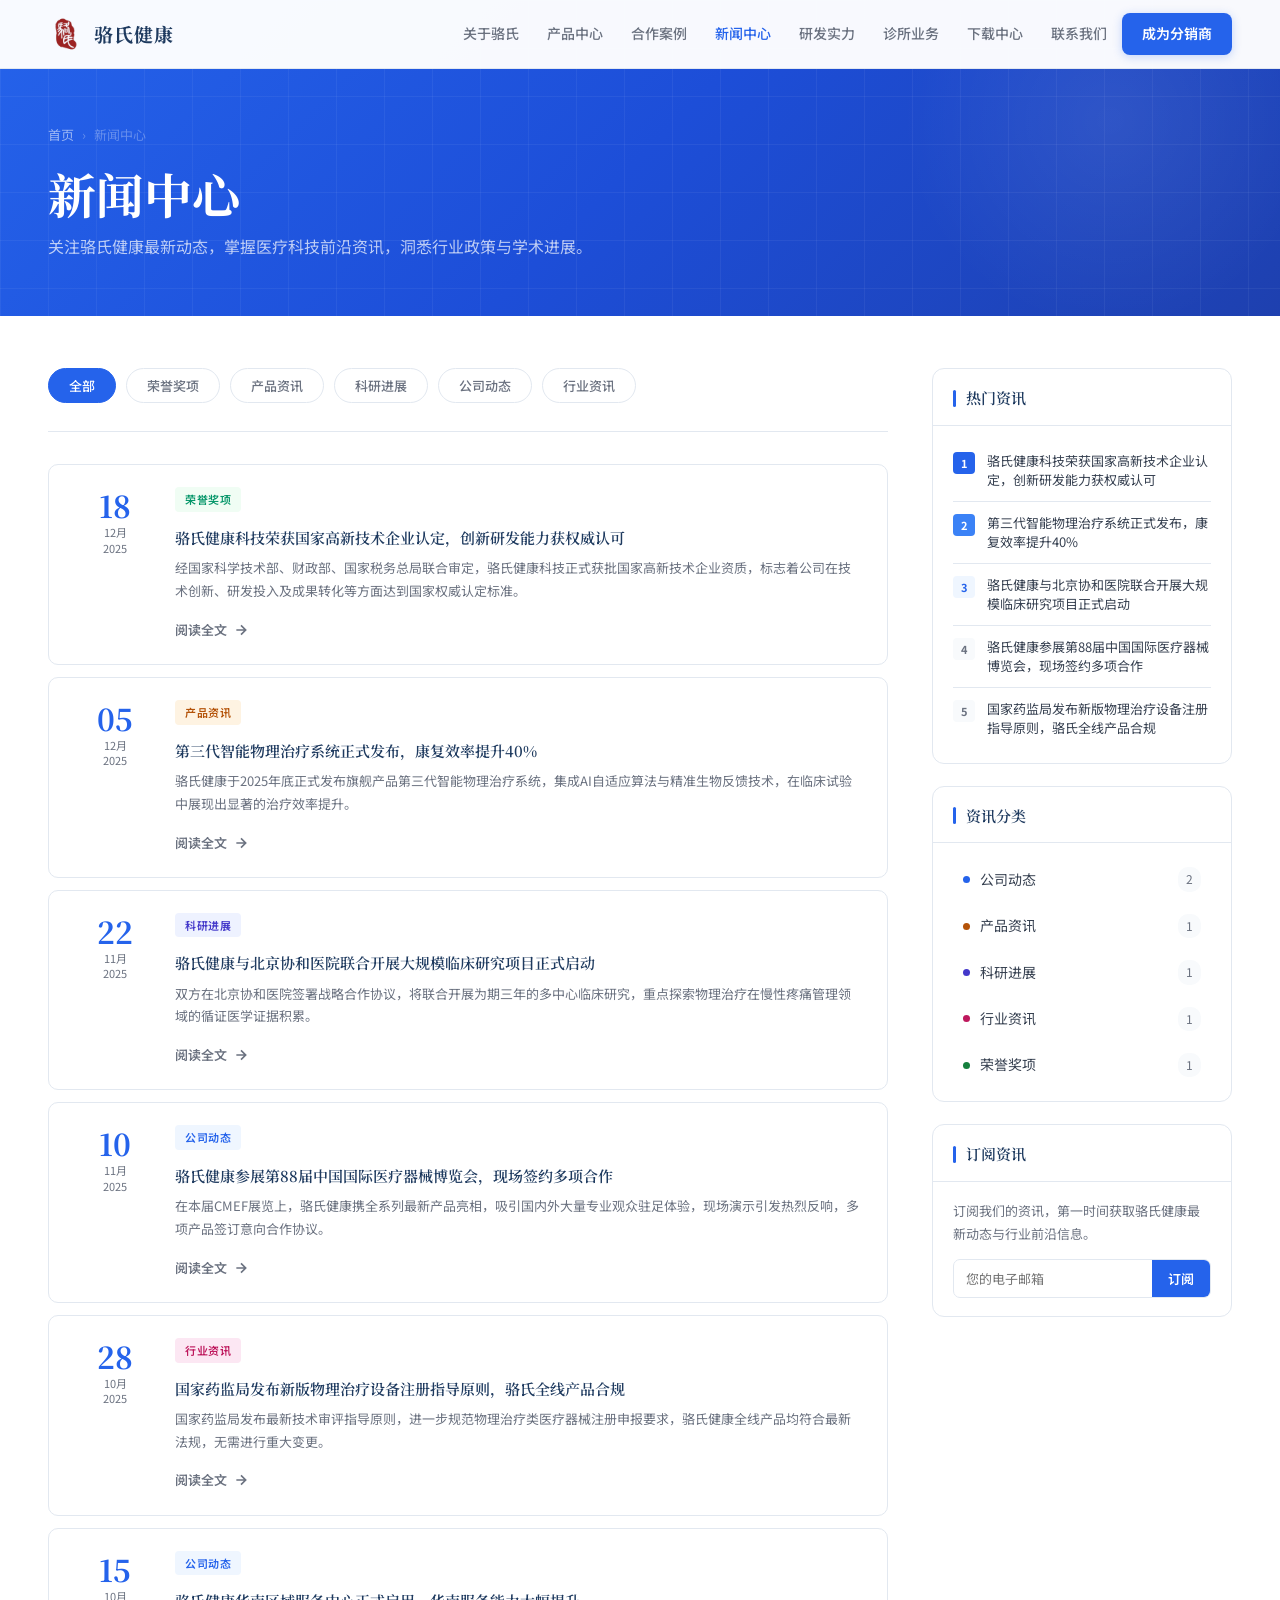
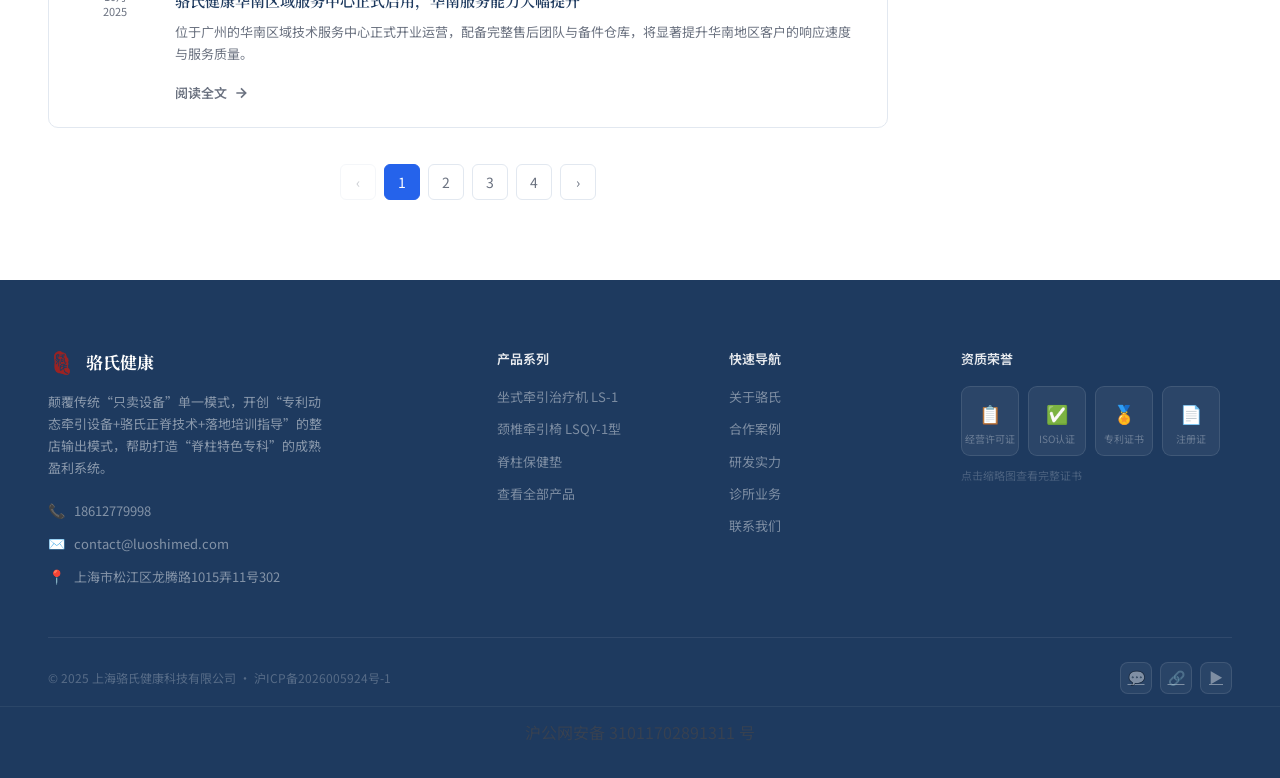
<file: news.html>
<!DOCTYPE html>
<html lang="zh-CN">
<head>
  <meta charset="UTF-8">
  <link rel="icon" href="images/logo.png" type="image/png">
  <meta name="viewport" content="width=device-width, initial-scale=1.0">
  <title>新闻中心 - 骆氏健康</title>
  <link rel="preconnect" href="https://fonts.googleapis.com">
  <link href="https://fonts.googleapis.com/css2?family=Noto+Serif+SC:wght@400;500;600;700&family=Noto+Sans+SC:wght@300;400;500;600&display=swap" rel="stylesheet">
  <link rel="stylesheet" href="css/nav-dropdown.css">
  <style>
    :root {
      --blue:        #2563EB;
      --blue-dark:   #1d4ed8;
      --blue-mid:    #3b82f6;
      --blue-light:  #60a5fa;
      --blue-pale:   #eff6ff;
      --blue-pale2:  #dbeafe;
      --green:       #10B981;
      --green-pale:  #f0fdf4;
      --green-mid:   #059669;
      --text-dark:   #1e3a5f;
      --text-body:   #374151;
      --text-muted:  #6b7280;
      --text-light:  #9ca3af;
      --border:      #e2e8f0;
      --border-blue: #bfdbfe;
      --bg-white:    #ffffff;
      --bg-light:    #f8fafc;
      --bg-blue:     #f0f7ff;
    }
    * { margin: 0; padding: 0; box-sizing: border-box; }
    body { font-family: 'Noto Sans SC', sans-serif; background: var(--bg-white); color: var(--text-body); line-height: 1.7; }

    /* ============================================================
       1. 导航栏
    ============================================================ */
    #nav {
      position: fixed; top: 0; left: 0; right: 0; z-index: 500;
      background: rgba(255,255,255,0.97);
      border-bottom: 1px solid var(--border);
      transition: box-shadow 0.3s;
    }
    #nav.scrolled { box-shadow: 0 2px 24px rgba(37,99,235,0.08); }
    .nav-wrap {
      max-width: 1280px; margin: 0 auto; padding: 0 48px;
      height: 68px; display: flex; align-items: center; justify-content: space-between;
    }
    .nav-logo { display: flex; align-items: center; gap: 10px; text-decoration: none; }
    .nav-logo-mark {
      width: 36px; height: 36px;
      background: linear-gradient(135deg, var(--blue), var(--blue-dark));
      border-radius: 9px; display: flex; align-items: center; justify-content: center;
    }
    .nav-logo-mark svg { width: 18px; height: 18px; color: #fff; }
    .nav-logo-name {
      font-family: 'Noto Serif SC', serif;
      font-size: 19px; font-weight: 700;
      color: var(--text-dark); letter-spacing: 0.05em;
    }
    .nav-links { display: flex; align-items: center; gap: 2px; }
    .nav-links a {
      padding: 7px 13px; font-size: 14px; font-weight: 500;
      color: var(--text-muted); border-radius: 7px;
      transition: color 0.2s, background 0.2s; text-decoration: none;
    }
    .nav-links a:hover { color: var(--blue); background: var(--blue-pale); }
    .nav-links a.active { color: var(--blue); }
    .nav-cta {
      background: var(--blue) !important; color: #fff !important;
      padding: 9px 20px !important; border-radius: 8px !important;
      font-weight: 600 !important; font-size: 14px !important;
      box-shadow: 0 2px 10px rgba(37,99,235,0.25);
      transition: background 0.2s, transform 0.2s, box-shadow 0.2s !important;
    }
    .nav-cta:hover {
      background: var(--blue-dark) !important;
      transform: translateY(-1px);
      box-shadow: 0 4px 16px rgba(37,99,235,0.35) !important;
    }

    /* 汉堡按钮（桌面隐藏） */
    .nav-hamburger {
      display: none;
      flex-direction: column;
      gap: 5px;
      cursor: pointer;
      padding: 8px 6px;
      border-radius: 8px;
      background: none;
      border: none;
      transition: background 0.2s;
    }
    .nav-hamburger:hover { background: var(--blue-pale); }
    .nav-hamburger span {
      display: block; width: 22px; height: 2px;
      background: var(--text-dark); border-radius: 2px;
      transition: transform 0.3s, opacity 0.3s;
    }
    .nav-hamburger.open span:nth-child(1) { transform: translateY(7px) rotate(45deg); }
    .nav-hamburger.open span:nth-child(2) { opacity: 0; }
    .nav-hamburger.open span:nth-child(3) { transform: translateY(-7px) rotate(-45deg); }

    /* ============================================================
       2. Page Banner
    ============================================================ */
    .page-banner {
      padding: 68px 0 0;
      background: linear-gradient(135deg, var(--blue) 0%, var(--blue-dark) 50%, #1e40af 100%);
      position: relative; overflow: hidden;
    }
    .page-banner-grid {
      position: absolute; inset: 0;
      background-image:
        linear-gradient(rgba(255,255,255,0.05) 1px, transparent 1px),
        linear-gradient(90deg, rgba(255,255,255,0.05) 1px, transparent 1px);
      background-size: 48px 48px;
    }
    .page-banner-glow {
      position: absolute;
      width: 500px; height: 400px;
      background: radial-gradient(circle, rgba(255,255,255,0.08) 0%, transparent 65%);
      right: -80px; top: -80px;
    }
    .page-banner-inner {
      position: relative; z-index: 2;
      max-width: 1280px; margin: 0 auto; padding: 56px 48px 56px;
    }
    .page-breadcrumb {
      display: flex; align-items: center; gap: 8px;
      font-size: 13px; color: rgba(255,255,255,0.55);
      margin-bottom: 20px;
    }
    .page-breadcrumb a { color: rgba(255,255,255,0.55); transition: color 0.2s; text-decoration: none; }
    .page-breadcrumb a:hover { color: rgba(255,255,255,0.9); }
    .page-breadcrumb span { color: rgba(255,255,255,0.3); }
    .page-banner-title {
      font-family: 'Noto Serif SC', serif;
      font-size: 48px; font-weight: 700; color: #fff; line-height: 1.15; margin-bottom: 12px;
    }
    .page-banner-sub { font-size: 16px; color: rgba(255,255,255,0.7); line-height: 1.7; max-width: 560px; }

    /* ============================================================
       3. Main Layout
    ============================================================ */
    .main-wrap { max-width: 1280px; margin: 0 auto; padding: 52px 48px 80px; display: grid; grid-template-columns: 1fr 300px; gap: 44px; align-items: start; }

    /* FILTER BAR */
    .filter-bar { display: flex; flex-wrap: wrap; gap: 10px; margin-bottom: 32px; padding-bottom: 28px; border-bottom: 1px solid var(--border); }
    .filter-btn { padding: 7px 20px; border: 1.5px solid var(--border); background: white; border-radius: 24px; font-size: 13px; color: var(--text-muted); cursor: pointer; transition: all 0.2s; font-family: 'Noto Sans SC', sans-serif; font-weight: 500; }
    .filter-btn:hover { border-color: var(--blue); color: var(--blue); }
    .filter-btn.active { background: var(--blue); border-color: var(--blue); color: white; }

    /* FEATURED */
    .featured-card { background: white; border-radius: 14px; overflow: hidden; border: 1px solid var(--border); margin-bottom: 28px; display: grid; grid-template-columns: 1.1fr 1fr; transition: box-shadow 0.3s, transform 0.3s; cursor: pointer; }
    .featured-card:hover { box-shadow: 0 14px 44px rgba(37,99,235,0.13); transform: translateY(-2px); border-color: var(--border-blue); }
    .featured-img { background: linear-gradient(135deg, var(--blue) 0%, var(--blue-dark) 100%); min-height: 270px; display: flex; align-items: center; justify-content: center; position: relative; overflow: hidden; }
    .featured-img-overlay { position: absolute; inset: 0; background: url("data:image/svg+xml,%3Csvg width='80' height='80' viewBox='0 0 80 80' xmlns='http://www.w3.org/2000/svg'%3E%3Cg fill='%23ffffff' fill-opacity='0.05'%3E%3Cpath d='M0 0h40v40H0zM40 40h40v40H40z'/%3E%3C/g%3E%3C/svg%3E"); }
    .featured-img-emoji { font-size: 72px; position: relative; z-index: 1; opacity: 0.6; }
    .featured-badge { position: absolute; top: 18px; left: 18px; background: var(--green); color: #fff; font-size: 11px; font-weight: 700; padding: 5px 14px; border-radius: 4px; letter-spacing: 1px; z-index: 2; }
    .featured-body { padding: 36px 38px; display: flex; flex-direction: column; justify-content: center; }
    .news-meta { display: flex; align-items: center; gap: 10px; margin-bottom: 14px; flex-wrap: wrap; }
    .news-tag { font-size: 11px; font-weight: 600; padding: 3px 10px; border-radius: 4px; letter-spacing: 0.5px; }
    .tag-company { background: var(--blue-pale); color: var(--blue); }
    .tag-product { background: #fef3e2; color: #b45309; }
    .tag-research { background: #eef2ff; color: #4338ca; }
    .tag-industry { background: #fce7f3; color: #be185d; }
    .tag-award { background: var(--green-pale); color: var(--green-mid); }
    .news-date { font-size: 12px; color: var(--text-muted); }
    .featured-body h2 { font-family: 'Noto Serif SC', serif; font-size: 20px; font-weight: 600; color: var(--text-dark); line-height: 1.6; margin-bottom: 14px; }
    .featured-body p { font-size: 14px; color: var(--text-muted); line-height: 1.85; margin-bottom: 22px; }
    .read-more { display: inline-flex; align-items: center; gap: 6px; font-size: 13px; font-weight: 600; color: var(--blue); text-decoration: none; cursor: pointer; }
    .read-more svg { width: 16px; height: 16px; transition: transform 0.2s; }
    .read-more:hover svg { transform: translateX(4px); }

    /* NEWS ITEMS */
    .news-list { display: flex; flex-direction: column; gap: 12px; }
    .news-item { background: white; border: 1px solid var(--border); border-radius: 10px; padding: 22px 26px; display: grid; grid-template-columns: 80px 1fr; gap: 20px; transition: box-shadow 0.2s, transform 0.2s; cursor: pointer; }
    .news-item:hover { box-shadow: 0 6px 24px rgba(37,99,235,0.10); transform: translateY(-1px); border-color: var(--border-blue); }
    .date-block { display: flex; flex-direction: column; align-items: center; padding-top: 3px; }
    .date-day { font-size: 30px; font-weight: 700; color: var(--blue); line-height: 1; font-family: 'Noto Serif SC', serif; }
    .date-my { font-size: 11px; color: var(--text-muted); text-align: center; margin-top: 5px; line-height: 1.4; }
    .news-body h3 { font-family: 'Noto Serif SC', serif; font-size: 15px; font-weight: 600; color: var(--text-dark); line-height: 1.55; margin-bottom: 8px; }
    .news-body p { font-size: 13px; color: var(--text-muted); line-height: 1.75; margin-bottom: 12px; display: -webkit-box; -webkit-line-clamp: 2; -webkit-box-orient: vertical; overflow: hidden; }

    /* PAGINATION */
    .pagination { display: flex; align-items: center; gap: 8px; margin-top: 36px; justify-content: center; }
    .page-btn { width: 36px; height: 36px; border: 1.5px solid var(--border); background: white; border-radius: 6px; font-size: 14px; color: var(--text-muted); cursor: pointer; display: flex; align-items: center; justify-content: center; transition: all 0.2s; font-family: 'Noto Sans SC', sans-serif; }
    .page-btn:hover { border-color: var(--blue); color: var(--blue); }
    .page-btn.active { background: var(--blue); border-color: var(--blue); color: white; }
    .page-btn.disabled { opacity: 0.35; cursor: default; pointer-events: none; }

    /* SIDEBAR */
    .sidebar { display: flex; flex-direction: column; gap: 22px; }
    .sidebar-card { background: white; border: 1px solid var(--border); border-radius: 12px; overflow: hidden; }
    .sidebar-hd { padding: 16px 20px 14px; border-bottom: 1px solid var(--border); display: flex; align-items: center; gap: 10px; }
    .sidebar-hd-bar { width: 3px; height: 17px; background: var(--blue); border-radius: 2px; }
    .sidebar-hd h3 { font-family: 'Noto Serif SC', serif; font-size: 15px; font-weight: 600; color: var(--text-dark); }
    .sidebar-body { padding: 14px 20px; }
    .hot-list { display: flex; flex-direction: column; }
    .hot-item { display: flex; gap: 12px; align-items: flex-start; padding: 11px 0; border-bottom: 1px solid var(--border); cursor: pointer; }
    .hot-item:last-child { border-bottom: none; }
    .hot-num { width: 22px; height: 22px; border-radius: 4px; display: flex; align-items: center; justify-content: center; font-size: 11px; font-weight: 700; flex-shrink: 0; margin-top: 1px; background: var(--bg-light); color: var(--text-muted); }
    .hot-item:nth-child(1) .hot-num { background: var(--blue); color: white; }
    .hot-item:nth-child(2) .hot-num { background: var(--blue-mid); color: white; }
    .hot-item:nth-child(3) .hot-num { background: var(--blue-pale); color: var(--blue); }
    .hot-title { font-size: 13px; color: var(--text-body); line-height: 1.5; display: -webkit-box; -webkit-line-clamp: 2; -webkit-box-orient: vertical; overflow: hidden; }
    .hot-item:hover .hot-title { color: var(--blue); }
    .cat-list { display: flex; flex-direction: column; gap: 2px; }
    .cat-item { display: flex; align-items: center; justify-content: space-between; padding: 10px 10px; border-radius: 6px; cursor: pointer; transition: background 0.2s; }
    .cat-item:hover { background: var(--bg-light); }
    .cat-left { display: flex; align-items: center; gap: 10px; font-size: 14px; color: var(--text-body); }
    .cat-dot { width: 7px; height: 7px; border-radius: 50%; background: var(--blue); }
    .cat-count { font-size: 12px; color: var(--text-muted); background: var(--bg-light); padding: 2px 8px; border-radius: 10px; }
    .sub-box { padding: 18px 20px; }
    .sub-box p { font-size: 13px; color: var(--text-muted); line-height: 1.75; margin-bottom: 14px; }
    .sub-input { display: flex; border: 1.5px solid var(--border); border-radius: 7px; overflow: hidden; }
    .sub-input input { flex: 1; padding: 9px 12px; font-size: 13px; border: none; outline: none; font-family: 'Noto Sans SC', sans-serif; background: transparent; }
    .sub-input button { padding: 9px 16px; background: var(--blue); color: white; border: none; font-size: 13px; font-weight: 600; cursor: pointer; font-family: 'Noto Sans SC', sans-serif; }
    .sub-input button:hover { background: var(--blue-dark); }

    /* ============================================================
       4. Footer
    ============================================================ */
    footer {
      background: #1e3a5f;
      padding: 68px 0 28px;
    }
    .footer-inner { max-width: 1280px; margin: 0 auto; padding: 0 48px; }
    .footer-grid {
      display: grid; grid-template-columns: 2.2fr 1fr 1fr 1.5fr;
      gap: 52px; padding-bottom: 48px;
      border-bottom: 1px solid rgba(255,255,255,0.08);
    }
    .footer-logo-row { display: flex; align-items: center; gap: 10px; margin-bottom: 14px; }
    .footer-logo-mark {
      width: 34px; height: 34px;
      background: rgba(255,255,255,0.15); border-radius: 9px;
      display: flex; align-items: center; justify-content: center;
    }
    .footer-logo-mark svg { width: 17px; height: 17px; color: #fff; }
    .footer-logo-name { font-family: 'Noto Serif SC', serif; font-size: 17px; font-weight: 700; color: #fff; }
    .footer-brand-desc { font-size: 13px; color: rgba(255,255,255,0.48); line-height: 1.7; max-width: 280px; margin-bottom: 20px; }
    .footer-contact-list { display: flex; flex-direction: column; gap: 9px; }
    .footer-contact-item { display: flex; align-items: center; gap: 9px; font-size: 13px; color: rgba(255,255,255,0.45); }
    .footer-contact-item .ic { color: var(--blue-light); font-size: 14px; flex-shrink: 0; }
    .footer-col-title { font-size: 13px; font-weight: 600; color: rgba(255,255,255,0.9); margin-bottom: 16px; }
    .footer-col-links { display: flex; flex-direction: column; gap: 10px; }
    .footer-col-links a { font-size: 13px; color: rgba(255,255,255,0.42); transition: color 0.2s; text-decoration: none; }
    .footer-col-links a:hover { color: rgba(255,255,255,0.85); }
    .footer-cert-grid { display: flex; gap: 9px; flex-wrap: wrap; }
    .footer-cert-thumb {
      width: 58px; height: 70px;
      background: rgba(255,255,255,0.06); border: 1px solid rgba(255,255,255,0.1);
      border-radius: 9px; display: flex; flex-direction: column;
      align-items: center; justify-content: center; gap: 4px;
      cursor: pointer; transition: background 0.2s, border-color 0.2s; font-size: 18px;
    }
    .footer-cert-thumb span { font-size: 10px; color: rgba(255,255,255,0.3); text-align: center; line-height: 1.3; }
    .footer-cert-thumb:hover { background: rgba(255,255,255,0.12); border-color: rgba(96,165,250,0.4); }
    .footer-cert-hint { margin-top: 10px; font-size: 11px; color: rgba(255,255,255,0.2); }
    .footer-bottom {
      display: flex; align-items: center; justify-content: space-between; padding-top: 24px;
    }
    .footer-copyright { font-size: 12px; color: rgba(255,255,255,0.25); }
    .footer-beian {
      text-align: center;
      padding: 12px 0 4px;
      border-top: 1px solid rgba(255,255,255,0.06);
      margin-top: 12px;
    }
    .footer-beian a {
      font-size: 11px;
      color: rgba(255,255,255,0.22);
      text-decoration: none;
      transition: color 0.2s;
      display: inline-flex;
      align-items: center;
      gap: 5px;
    }
    .footer-beian a:hover { color: rgba(255,255,255,0.5); }
    .footer-socials { display: flex; gap: 8px; }
    .footer-social-btn {
      width: 32px; height: 32px;
      background: rgba(255,255,255,0.05); border: 1px solid rgba(255,255,255,0.1);
      border-radius: 8px; display: flex; align-items: center; justify-content: center;
      color: rgba(255,255,255,0.4); font-size: 14px; cursor: pointer;
      transition: background 0.2s, border-color 0.2s, color 0.2s;
    }
    .footer-social-btn:hover { background: var(--blue); border-color: var(--blue); color: #fff; }

    /* ============================================================
       5. Responsive
    ============================================================ */
    @media (max-width: 960px) { 
      .main-wrap { grid-template-columns: 1fr; padding: 32px 20px 60px; } 
      .sidebar { display: none; } 
      .featured-card { grid-template-columns: 1fr; } 
      .featured-img { min-height: 180px; } 
    }
    
    @media (max-width: 768px) {
      .nav-wrap { padding: 0 20px; height: 60px; }
      .nav-hamburger { display: flex; }
      .nav-links {
        display: none !important;
        position: fixed;
        top: 60px; left: 0; right: 0;
        background: #fff;
        flex-direction: column;
        padding: 16px 20px 24px;
        border-bottom: 1px solid var(--border);
        box-shadow: 0 8px 32px rgba(37,99,235,0.10);
        z-index: 499;
        gap: 4px;
      }
      .nav-links.open { display: flex !important; }
      .nav-links a {
        padding: 11px 16px;
        font-size: 15px;
        border-radius: 10px;
        width: 100%;
      }
      .nav-cta {
        margin-top: 8px;
        text-align: center;
        padding: 13px 16px !important;
      }

      .page-banner { padding: 60px 0 0; }
      .page-banner-inner { padding: 32px 20px 36px; }
      .page-banner-title { font-size: 32px; }
      .page-banner-sub { font-size: 14px; }

      .news-item { grid-template-columns: 1fr; gap: 10px; }
      .footer-grid { grid-template-columns: 1fr 1fr; gap: 32px; }
      .footer-bottom { flex-direction: column; align-items: flex-start; gap: 12px; }
    }

    @media (max-width: 480px) {
      .page-banner-title { font-size: 26px; }
      .sec-title { font-size: 22px; }
      .footer-grid { grid-template-columns: 1fr !important; gap: 24px !important; padding-bottom: 28px; }
      .featured-body { padding: 24px 20px; }
      .news-item { padding: 18px 20px; }
    }
      .nav-logo-img { height: 36px; width: auto; display: block; }

      .footer-logo-img { height: 28px; width: auto; display: block; }

  </style>
  <meta http-equiv="Cache-Control" content="no-cache, no-store, must-revalidate">
  <meta http-equiv="Pragma" content="no-cache">
  <meta http-equiv="Expires" content="0">
</head>
<body>

<!-- ============================================================
     1. 导航栏
============================================================ -->
<nav id="nav">
  <div class="nav-wrap">
    <a href="index.html" class="nav-logo">
      <img src="images/logo.png" alt="" class="nav-logo-img">
      <span class="nav-logo-name">骆氏健康</span>
    </a>
    <button class="nav-hamburger" id="nav-hamburger" aria-label="菜单" aria-expanded="false">
      <span></span><span></span><span></span>
    </button>
    <nav class="nav-links">
      <a href="about.html">关于骆氏</a>
      <a href="products.html">产品中心</a>
      <a href="cases.html">合作案例</a>
      <a href="news.html" class="active">新闻中心</a>
      <a href="research.html">研发实力</a>
      <a href="clinic.html">诊所业务</a>
      <a href="downloads.html">下载中心</a>
      <a href="contact.html">联系我们</a>
      <a href="contact.html#contact-form" class="nav-cta">成为分销商</a>
    </nav>
  </div>
</nav>

<!-- ============================================================
     2. Page Banner
============================================================ -->
<div class="page-banner">
  <div class="page-banner-grid"></div>
  <div class="page-banner-glow"></div>
  <div class="page-banner-inner">
    <div class="page-breadcrumb">
      <a href="index.html">首页</a>
      <span>›</span>
      <span>新闻中心</span>
    </div>
    <h1 class="page-banner-title">新闻中心</h1>
    <p class="page-banner-sub">关注骆氏健康最新动态，掌握医疗科技前沿资讯，洞悉行业政策与学术进展。</p>
  </div>
</div>

<!-- ============================================================
     3. Main Content
============================================================ -->
<div class="main-wrap">
  <div>
    <!-- Filter -->
    <div class="filter-bar">
      <button class="filter-btn active" data-cat="all">全部</button>
      <button class="filter-btn" data-cat="company">公司动态</button>
      <button class="filter-btn" data-cat="product">产品资讯</button>
      <button class="filter-btn" data-cat="research">科研进展</button>
      <button class="filter-btn" data-cat="industry">行业资讯</button>
      <button class="filter-btn" data-cat="award">荣誉奖项</button>
    </div>

    <!-- News List -->
    <div class="news-list">
      <div class="news-item">
        <div class="date-block"><div class="date-day">05</div><div class="date-my">12月<br>2025</div></div>
        <div class="news-body">
          <div class="news-meta"><span class="news-tag tag-product">产品资讯</span></div>
          <h3>第三代智能物理治疗系统正式发布，康复效率提升40%</h3>
          <p>骆氏健康于2025年底正式发布旗舰产品第三代智能物理治疗系统，集成AI自适应算法与精准生物反馈技术，在临床试验中展现出显著的治疗效率提升。</p>
          <a href="#" class="read-more">阅读全文 <svg viewBox="0 0 24 24" fill="none" stroke="currentColor" stroke-width="2.5"><path d="M5 12h14M12 5l7 7-7 7"/></svg></a>
        </div>
      </div>
      <div class="news-item">
        <div class="date-block"><div class="date-day">22</div><div class="date-my">11月<br>2025</div></div>
        <div class="news-body">
          <div class="news-meta"><span class="news-tag tag-research">科研进展</span></div>
          <h3>骆氏健康与北京协和医院联合开展大规模临床研究项目正式启动</h3>
          <p>双方在北京协和医院签署战略合作协议，将联合开展为期三年的多中心临床研究，重点探索物理治疗在慢性疼痛管理领域的循证医学证据积累。</p>
          <a href="#" class="read-more">阅读全文 <svg viewBox="0 0 24 24" fill="none" stroke="currentColor" stroke-width="2.5"><path d="M5 12h14M12 5l7 7-7 7"/></svg></a>
        </div>
      </div>
      <div class="news-item">
        <div class="date-block"><div class="date-day">10</div><div class="date-my">11月<br>2025</div></div>
        <div class="news-body">
          <div class="news-meta"><span class="news-tag tag-company">公司动态</span></div>
          <h3>骆氏健康参展第88届中国国际医疗器械博览会，现场签约多项合作</h3>
          <p>在本届CMEF展览上，骆氏健康携全系列最新产品亮相，吸引国内外大量专业观众驻足体验，现场演示引发热烈反响，多项产品签订意向合作协议。</p>
          <a href="#" class="read-more">阅读全文 <svg viewBox="0 0 24 24" fill="none" stroke="currentColor" stroke-width="2.5"><path d="M5 12h14M12 5l7 7-7 7"/></svg></a>
        </div>
      </div>
      <div class="news-item">
        <div class="date-block"><div class="date-day">28</div><div class="date-my">10月<br>2025</div></div>
        <div class="news-body">
          <div class="news-meta"><span class="news-tag tag-industry">行业资讯</span></div>
          <h3>国家药监局发布新版物理治疗设备注册指导原则，骆氏全线产品合规</h3>
          <p>国家药监局发布最新技术审评指导原则，进一步规范物理治疗类医疗器械注册申报要求，骆氏健康全线产品均符合最新法规，无需进行重大变更。</p>
          <a href="#" class="read-more">阅读全文 <svg viewBox="0 0 24 24" fill="none" stroke="currentColor" stroke-width="2.5"><path d="M5 12h14M12 5l7 7-7 7"/></svg></a>
        </div>
      </div>
      <div class="news-item">
        <div class="date-block"><div class="date-day">15</div><div class="date-my">10月<br>2025</div></div>
        <div class="news-body">
          <div class="news-meta"><span class="news-tag tag-research">科研进展</span></div>
          <h3>骆氏研究团队在《中国康复医学杂志》发表最新系统综述研究</h3>
          <p>研究团队关于"低频电刺激配合功能性训练对脑卒中患者运动功能恢复影响"的系统综述在核心期刊发表，获得同行广泛关注与引用。</p>
          <a href="#" class="read-more">阅读全文 <svg viewBox="0 0 24 24" fill="none" stroke="currentColor" stroke-width="2.5"><path d="M5 12h14M12 5l7 7-7 7"/></svg></a>
        </div>
      </div>
      <div class="news-item">
        <div class="date-block"><div class="date-day">03</div><div class="date-my">10月<br>2025</div></div>
        <div class="news-body">
          <div class="news-meta"><span class="news-tag tag-company">公司动态</span></div>
          <h3>骆氏健康华南区域服务中心正式启用，华南服务能力大幅提升</h3>
          <p>位于广州的华南区域技术服务中心正式开业运营，配备完整售后团队与备件仓库，将显著提升华南地区客户的响应速度与服务质量。</p>
          <a href="#" class="read-more">阅读全文 <svg viewBox="0 0 24 24" fill="none" stroke="currentColor" stroke-width="2.5"><path d="M5 12h14M12 5l7 7-7 7"/></svg></a>
        </div>
      </div>
    </div>

    <!-- Pagination -->
    <div class="pagination">
      <button class="page-btn disabled">‹</button>
      <button class="page-btn active">1</button>
      <button class="page-btn">2</button>
      <button class="page-btn">3</button>
      <button class="page-btn">4</button>
      <button class="page-btn">›</button>
    </div>
  </div>

  <!-- Sidebar -->
  <aside class="sidebar">
    <div class="sidebar-card">
      <div class="sidebar-hd"><div class="sidebar-hd-bar"></div><h3>热门资讯</h3></div>
      <div class="sidebar-body">
        <div class="hot-list">
          <div class="hot-item"><span class="hot-num">1</span><span class="hot-title">骆氏健康荣获国家高新技术企业认定</span></div>
          <div class="hot-item"><span class="hot-num">2</span><span class="hot-title">第三代智能物理治疗系统正式发布</span></div>
          <div class="hot-item"><span class="hot-num">3</span><span class="hot-title">与北京协和医院联合临床研究启动</span></div>
          <div class="hot-item"><span class="hot-num">4</span><span class="hot-title">CMEF展览骆氏展台引发热烈反响</span></div>
          <div class="hot-item"><span class="hot-num">5</span><span class="hot-title">国家药监局新版物理治疗器械指南发布</span></div>
        </div>
      </div>
    </div>
    <div class="sidebar-card">
      <div class="sidebar-hd"><div class="sidebar-hd-bar"></div><h3>资讯分类</h3></div>
      <div class="sidebar-body">
        <div class="cat-list">
          <div class="cat-item"><div class="cat-left"><div class="cat-dot"></div><span>公司动态</span></div><span class="cat-count">18</span></div>
          <div class="cat-item"><div class="cat-left"><div class="cat-dot" style="background:#b45309"></div><span>产品资讯</span></div><span class="cat-count">12</span></div>
          <div class="cat-item"><div class="cat-left"><div class="cat-dot" style="background:#4338ca"></div><span>科研进展</span></div><span class="cat-count">9</span></div>
          <div class="cat-item"><div class="cat-left"><div class="cat-dot" style="background:#be185d"></div><span>行业资讯</span></div><span class="cat-count">24</span></div>
          <div class="cat-item"><div class="cat-left"><div class="cat-dot" style="background:#15803d"></div><span>荣誉奖项</span></div><span class="cat-count">6</span></div>
        </div>
      </div>
    </div>
    <div class="sidebar-card">
      <div class="sidebar-hd"><div class="sidebar-hd-bar"></div><h3>订阅资讯</h3></div>
      <div class="sub-box">
        <p>订阅我们的资讯，第一时间获取骆氏健康最新动态与行业前沿信息。</p>
        <div class="sub-input">
          <input type="email" placeholder="您的电子邮箱">
          <button>订阅</button>
        </div>
      </div>
    </div>
  </aside>
</div>

<!-- ============================================================
     4. Footer
============================================================ -->
<footer>
  <div class="footer-inner">
    <div class="footer-grid">
      <div>
        <div class="footer-logo-row">
          <img src="images/logo.png" alt="" class="footer-logo-img">
          <span class="footer-logo-name">骆氏健康</span>
        </div>
        <p class="footer-brand-desc">上海骆氏健康科技有限公司，致力于将百年骆氏正脊技法与现代智能医疗技术深度融合，为更多人提供专业可信赖的脊柱健康解决方案。</p>
        <div class="footer-contact-list">
          <div class="footer-contact-item"><span class="ic">📞</span><span>400-XXX-XXXX</span></div>
          <div class="footer-contact-item"><span class="ic">✉️</span><span>info@luoshihealth.com</span></div>
          <div class="footer-contact-item"><span class="ic">📍</span><span>上海市 XX 区 XX 路 XXX 号</span></div>
        </div>
      </div>
      <div>
        <p class="footer-col-title">产品系列</p>
        <div class="footer-col-links">
          <a href="product-detail.html?id=1">坐式牵引治疗机 LS-1</a>
          <a href="product-detail.html?id=2">颈椎牵引椅 LSQY-1型</a>
          <a href="product-detail.html?id=3">脊柱保健垫</a>
          <a href="products.html">查看全部产品</a>
        </div>
      </div>
      <div>
        <p class="footer-col-title">快速导航</p>
        <div class="footer-col-links">
          <a href="about.html">关于骆氏</a>
          <a href="cases.html">合作案例</a>
          <a href="research.html">研发实力</a>
          <a href="clinic.html">诊所业务</a>
          <a href="contact.html">联系我们</a>
        </div>
      </div>
      <div>
        <p class="footer-col-title">资质荣誉</p>
        <div class="footer-cert-grid">
          <div class="footer-cert-thumb">📋<span>经营许可证</span></div>
          <div class="footer-cert-thumb">✅<span>ISO认证</span></div>
          <div class="footer-cert-thumb">🏅<span>专利证书</span></div>
          <div class="footer-cert-thumb">📄<span>注册证</span></div>
        </div>
        <p class="footer-cert-hint">点击缩略图查看完整证书</p>
      </div>
    </div>
    <div class="footer-bottom">
      <p class="footer-copyright">© 2025 上海骆氏健康科技有限公司 · 沪ICP备2026005924号-1</p>
      <div class="footer-socials">
        <a class="footer-social-btn" href="#">💬</a>
        <a class="footer-social-btn" href="#">🔗</a>
        <a class="footer-social-btn" href="#">▶</a>
      </div>
    </div>
  </div>
    <div class="footer-beian">
      <a href="https://www.beian.gov.cn/portal/registerSystemInfo?recordcode=31011702891311" rel="noreferrer" target="_blank">沪公网安备 31011702891311 号</a>
    </div>
</footer>

<script>
  // Filter buttons
  document.querySelectorAll('.filter-btn').forEach(btn => {
    btn.addEventListener('click', () => {
      document.querySelectorAll('.filter-btn').forEach(b => b.classList.remove('active'));
      btn.classList.add('active');
    });
  });
  
  // Pagination
  document.querySelectorAll('.page-btn:not(.disabled)').forEach(btn => {
    btn.addEventListener('click', () => {
      document.querySelectorAll('.page-btn').forEach(b => b.classList.remove('active'));
      btn.classList.add('active');
    });
  });

  // Navigation scroll effect
  const nav = document.getElementById('nav');
  window.addEventListener('scroll', () => {
    nav.classList.toggle('scrolled', window.scrollY > 10);
  }, { passive: true });
</script>

<!-- 汉堡菜单 JS -->
<script>
  (function() {
    var hamburger = document.getElementById('nav-hamburger');
    var navLinks = document.querySelector('.nav-links');
    if (!hamburger || !navLinks) return;
    hamburger.addEventListener('click', function() {
      hamburger.classList.toggle('open');
      navLinks.classList.toggle('open');
      hamburger.setAttribute('aria-expanded', navLinks.classList.contains('open'));
    });
    navLinks.querySelectorAll('a').forEach(function(a) {
      a.addEventListener('click', function() {
        hamburger.classList.remove('open');
        navLinks.classList.remove('open');
        hamburger.setAttribute('aria-expanded', 'false');
      });
    });
    document.addEventListener('click', function(e) {
      if (!hamburger.contains(e.target) && !navLinks.contains(e.target)) {
        hamburger.classList.remove('open');
        navLinks.classList.remove('open');
        hamburger.setAttribute('aria-expanded', 'false');
      }
    });
  })();
</script>

<!-- 配置加载器 -->
<script src="js/config-loader.js"></script>
</body>
</html>
</file>
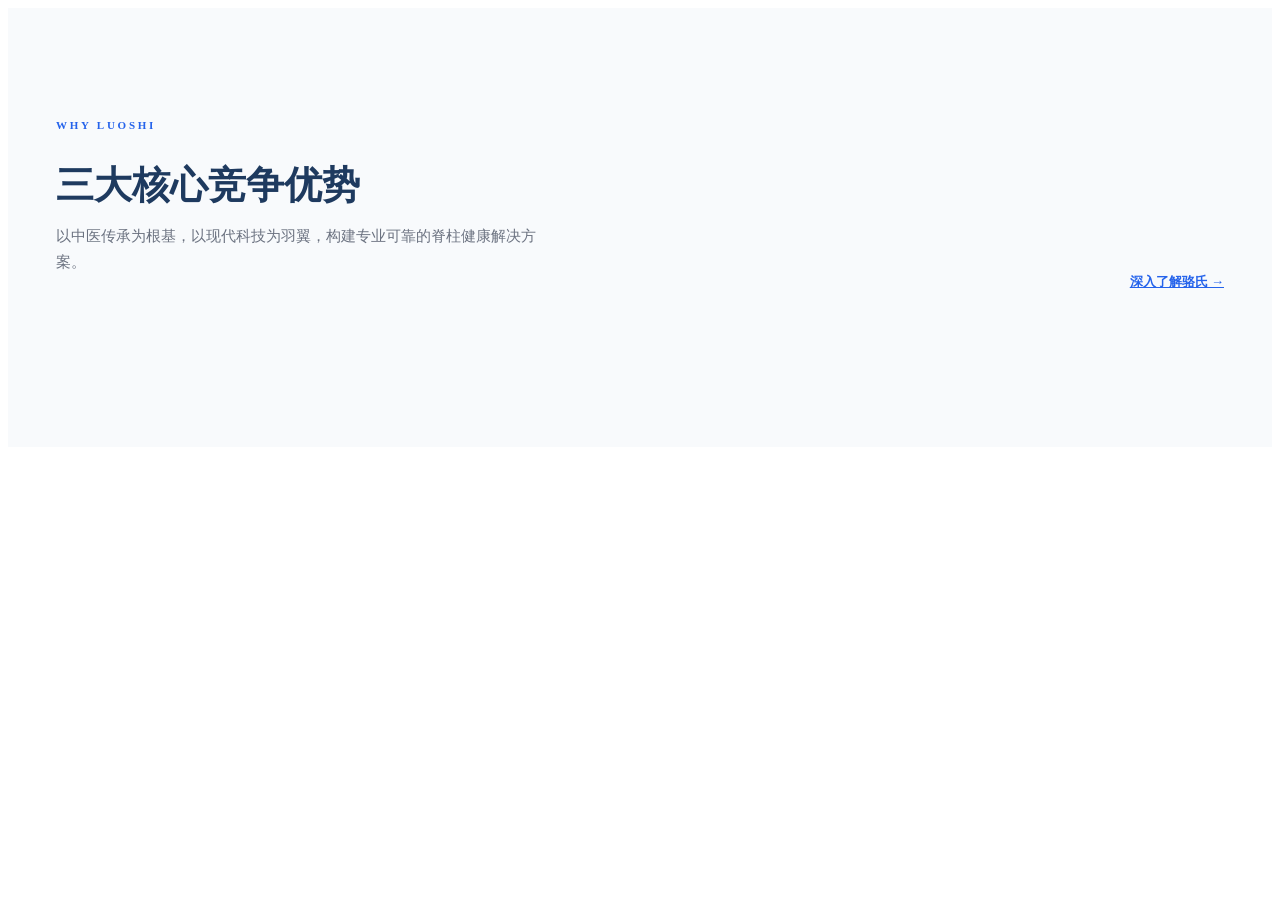
<file: test_advantages.html>
<!DOCTYPE html>
<html>
<head>
<style>
:root {
  --blue: #2563EB;
  --text-dark: #1e3a5f;
  --text-muted: #6b7280;
  --bg-light: #f8fafc;
}
.sec-eyebrow {
  font-size: 11px; font-weight: 700;
  letter-spacing: 0.25em; text-transform: uppercase;
  color: var(--blue); margin-bottom: 10px;
}
.sec-title {
  font-size: 38px; font-weight: 700;
  color: var(--text-dark); line-height: 1.2; margin-bottom: 14px;
}
.sec-desc {
  font-size: 15px; color: var(--text-muted);
  line-height: 1.75; max-width: 480px;
}
.adv-header {
  display: flex; justify-content: space-between;
  align-items: flex-end; margin-bottom: 56px;
}
.adv-link {
  font-size: 13px; color: var(--blue); font-weight: 600;
}
section { padding: 100px 0; background: var(--bg-light); }
.wrap { max-width: 1280px; margin: 0 auto; padding: 0 48px; }
</style>
  <meta http-equiv="Cache-Control" content="no-cache, no-store, must-revalidate">
  <meta http-equiv="Pragma" content="no-cache">
  <meta http-equiv="Expires" content="0">
</head>
<body>
<section id="advantages">
  <div class="wrap">
    <div class="adv-header">
      <div>
        <p class="sec-eyebrow">Why LUOSHI</p>
        <h2 class="sec-title">三大核心竞争优势</h2>
        <p class="sec-desc">以中医传承为根基，以现代科技为羽翼，构建专业可靠的脊柱健康解决方案。</p>
      </div>
      <a href="about.html" class="adv-link">深入了解骆氏 →</a>
    </div>
  </div>
</section>
</body>
</html>
</file>
<file: css/nav-dropdown.css>
/* 导航下拉菜单样式 */

/* 下拉菜单容器 - 父级 */
.nav-item-dropdown {
  position: relative;
}

/* 下拉菜单容器 */
.dropdown-menu {
  position: absolute;
  top: 100%;
  left: 0;
  min-width: 160px;
  background-color: #fff;
  border-radius: 8px;
  border: 1px solid var(--border-blue);
  box-shadow: 0 8px 30px rgba(37, 99, 235, 0.15);
  opacity: 0;
  visibility: hidden;
  transform: translateY(-5px);
  transition: opacity 0.2s ease, transform 0.2s ease, visibility 0.2s ease;
  z-index: 1000;
  overflow: hidden;
}

/* 悬停父级时显示下拉菜单 */
.nav-item-dropdown:hover .dropdown-menu {
  opacity: 1;
  visibility: visible;
  transform: translateY(0);
}

/* 下拉菜单项 */
.dropdown-menu a {
  display: block;
  padding: 10px 16px;
  font-size: 14px;
  color: var(--text-dark);
  text-decoration: none;
  transition: background-color 0.2s ease, color 0.2s ease;
}

/* 下拉菜单项悬停效果 */
.dropdown-menu a:hover {
  background-color: var(--blue-pale);
  color: var(--blue);
}

/* 移动端适配 */
@media (max-width: 768px) {
  .nav-item-dropdown {
    position: static;
  }

  .dropdown-menu {
    position: static;
    width: 100%;
    min-width: auto;
    border: none;
    border-radius: 0;
    box-shadow: none;
    opacity: 0;
    visibility: hidden;
    height: 0;
    transform: none;
    transition: height 0.3s ease, opacity 0.3s ease;
    background-color: var(--blue-pale);
  }

  /* 移动端点击展开 - 使用 focus-within 实现 */
  .nav-item-dropdown:focus-within .dropdown-menu,
  .nav-item-dropdown.active .dropdown-menu {
    opacity: 1;
    visibility: visible;
    height: auto;
  }

  /* 移动端菜单项样式 */
  .dropdown-menu a {
    padding: 12px 24px;
    border-bottom: 1px solid var(--border);
  }

  .dropdown-menu a:last-child {
    border-bottom: none;
  }

  .dropdown-menu a:hover {
    background-color: #fff;
  }
}
</file>
